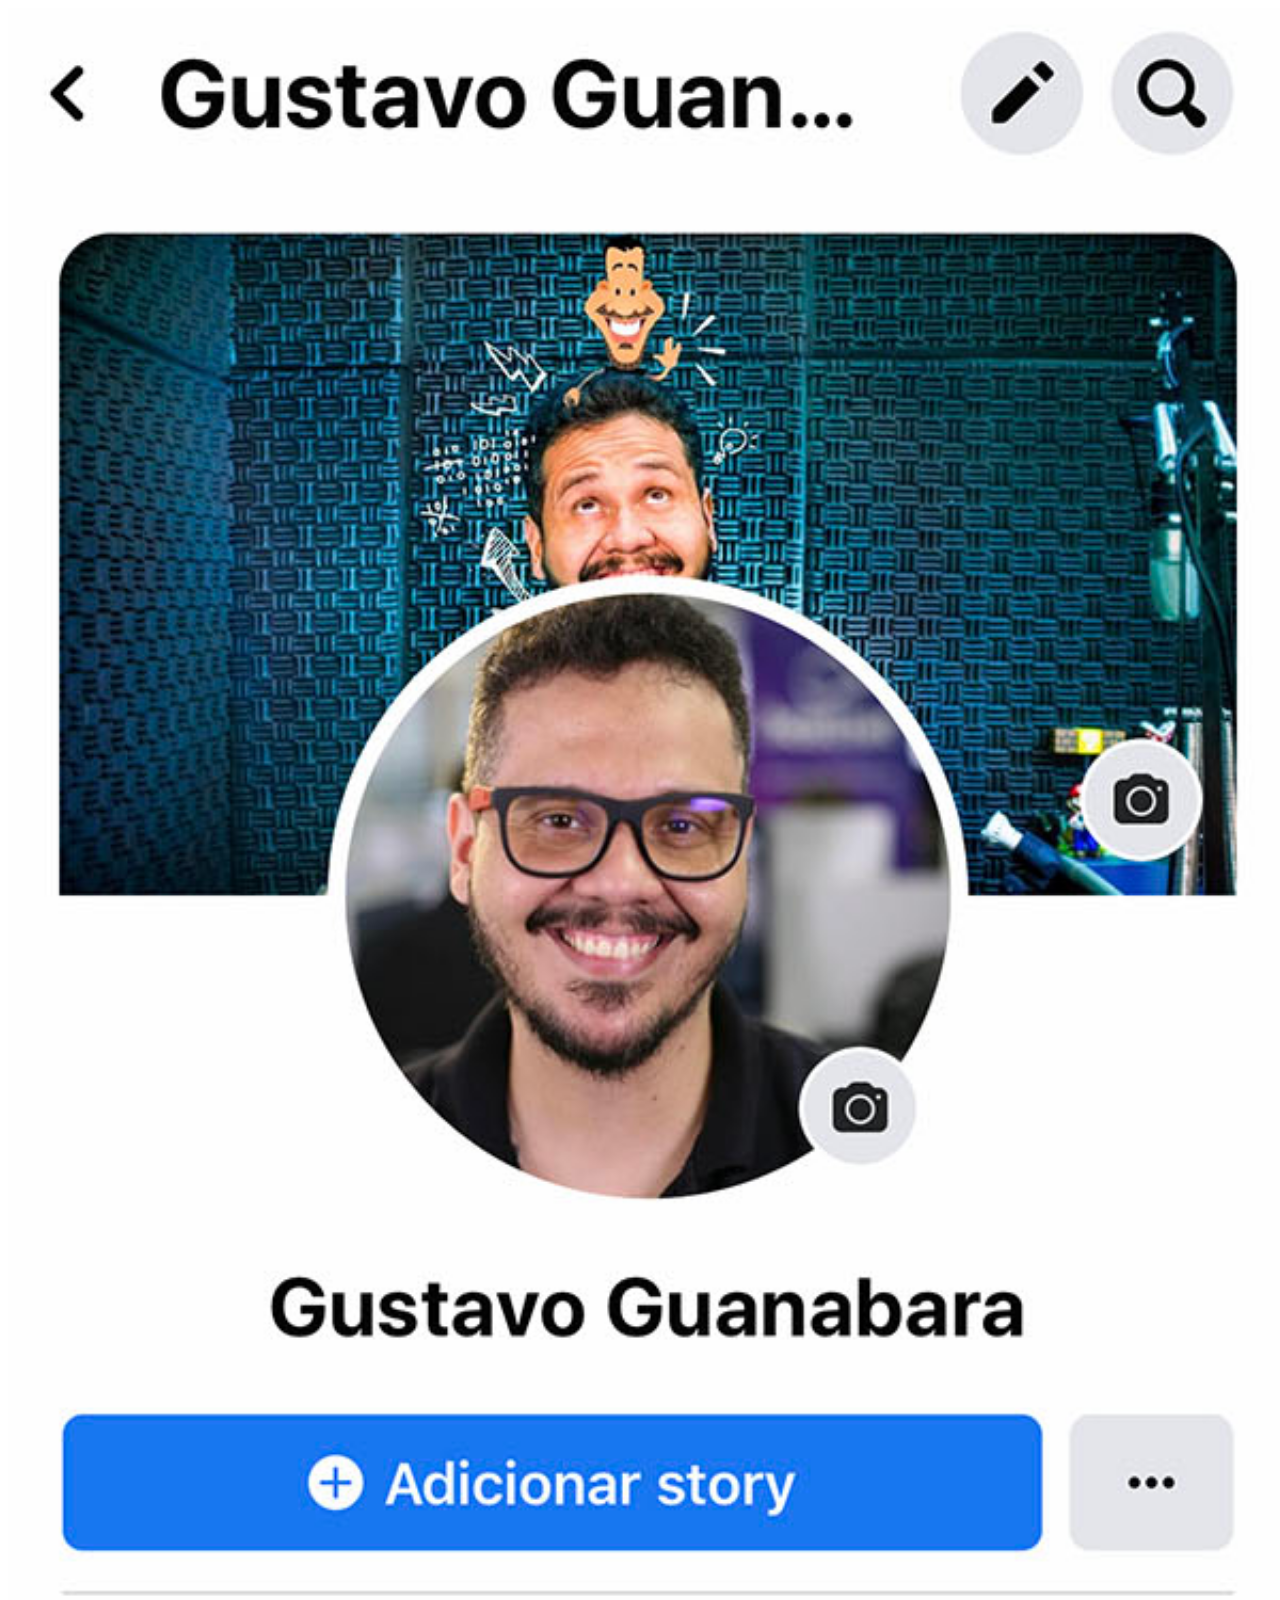
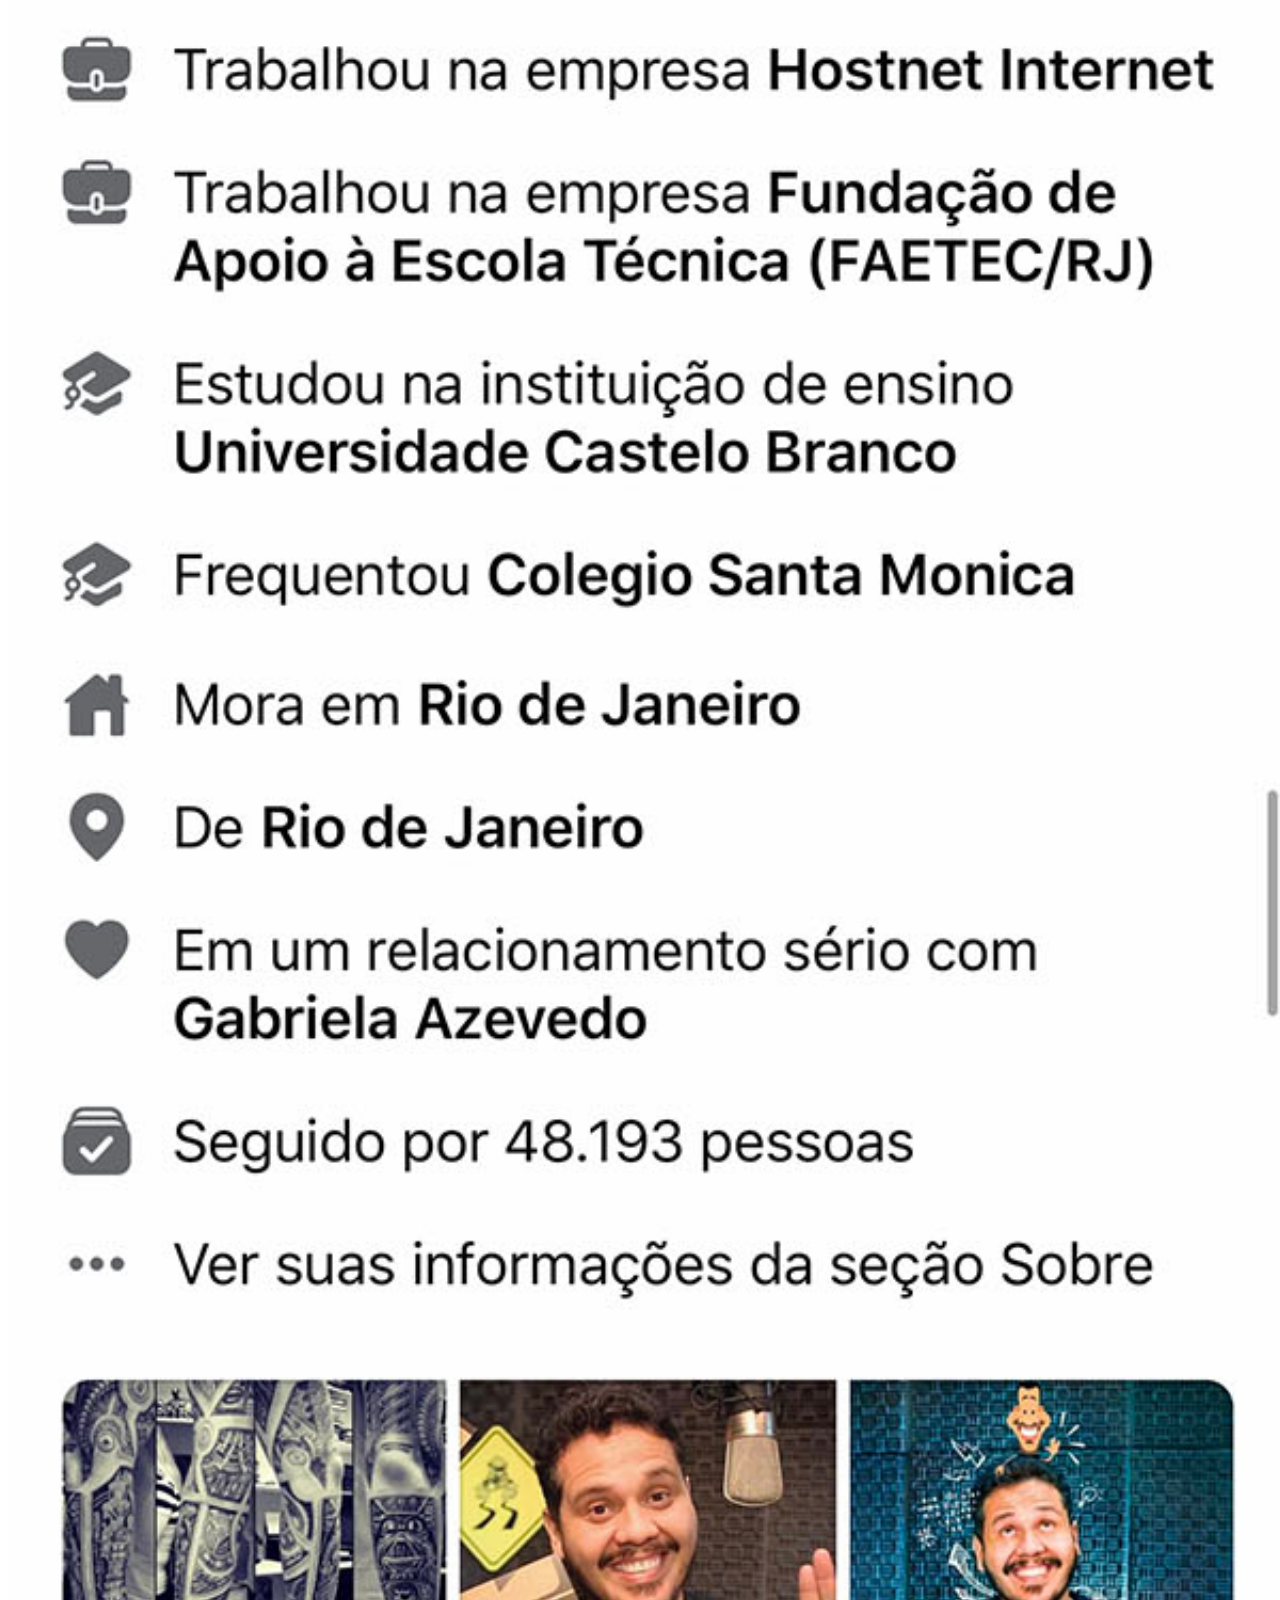
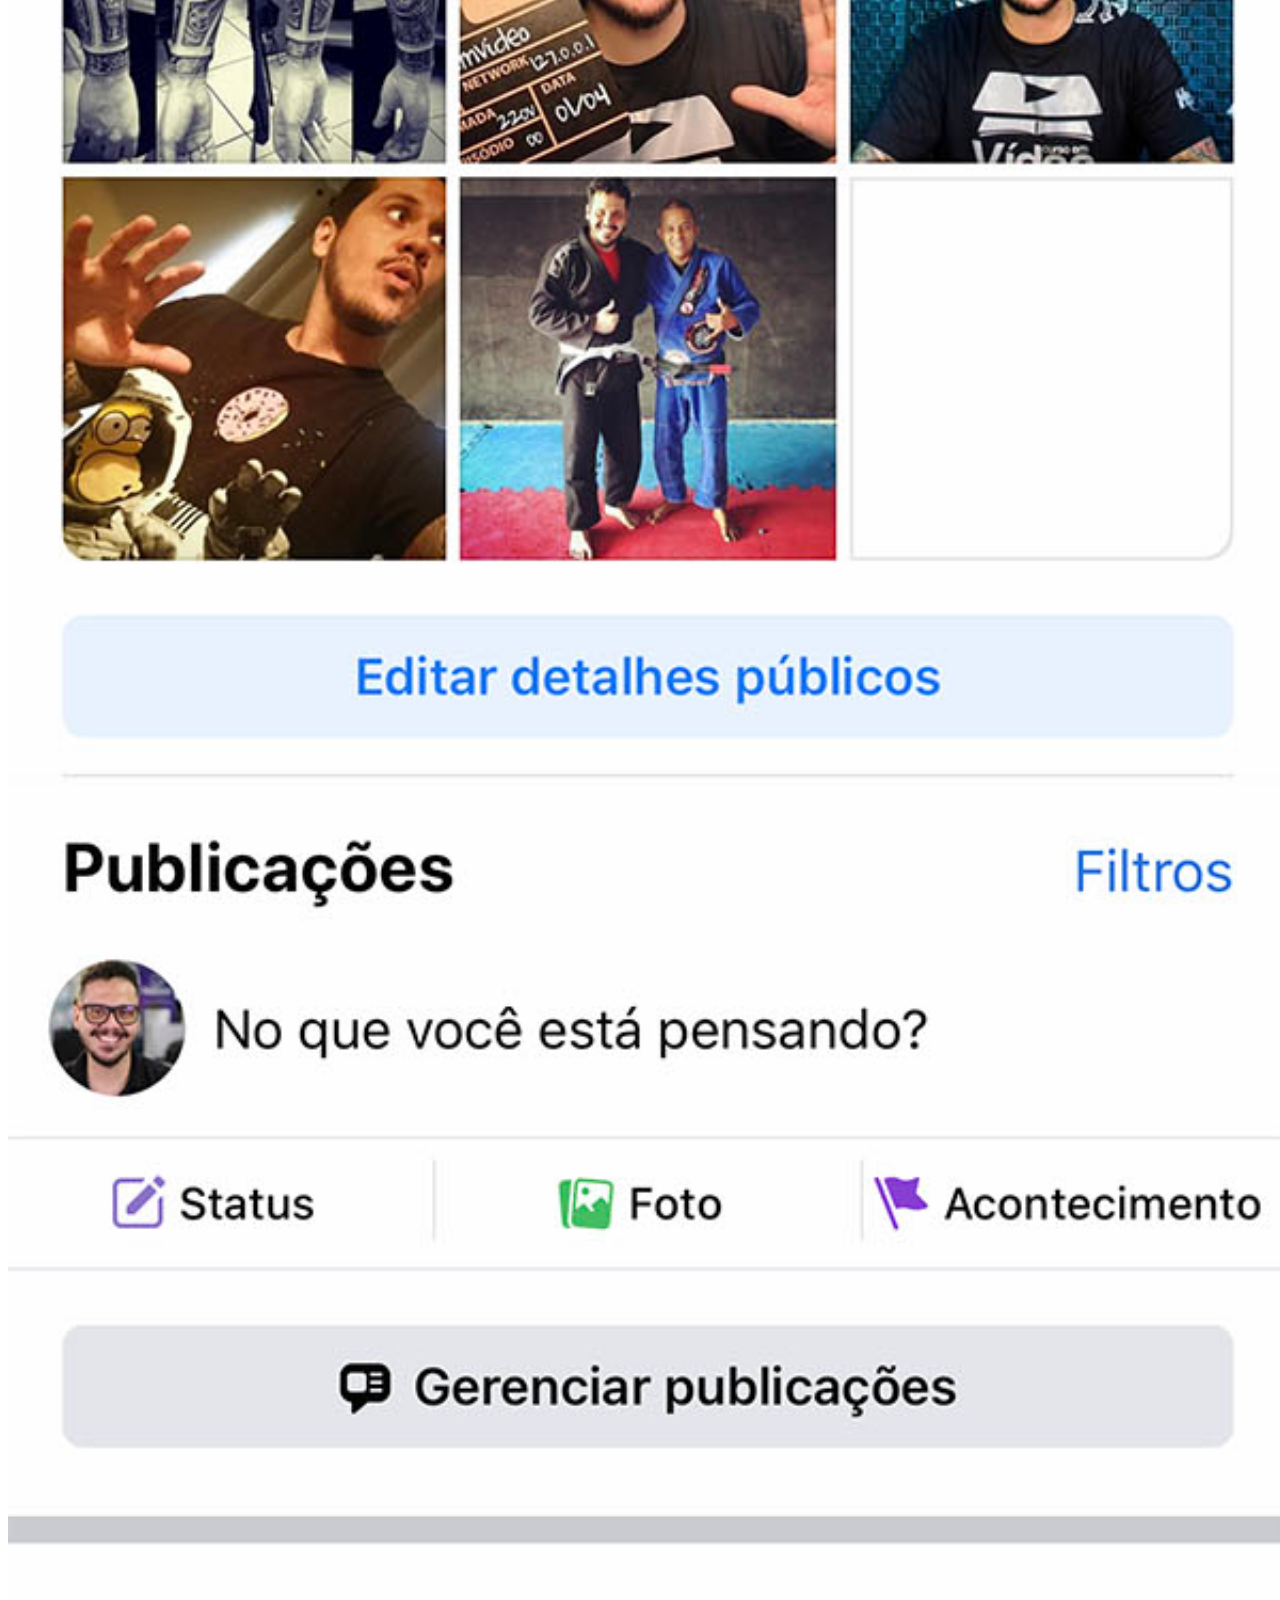
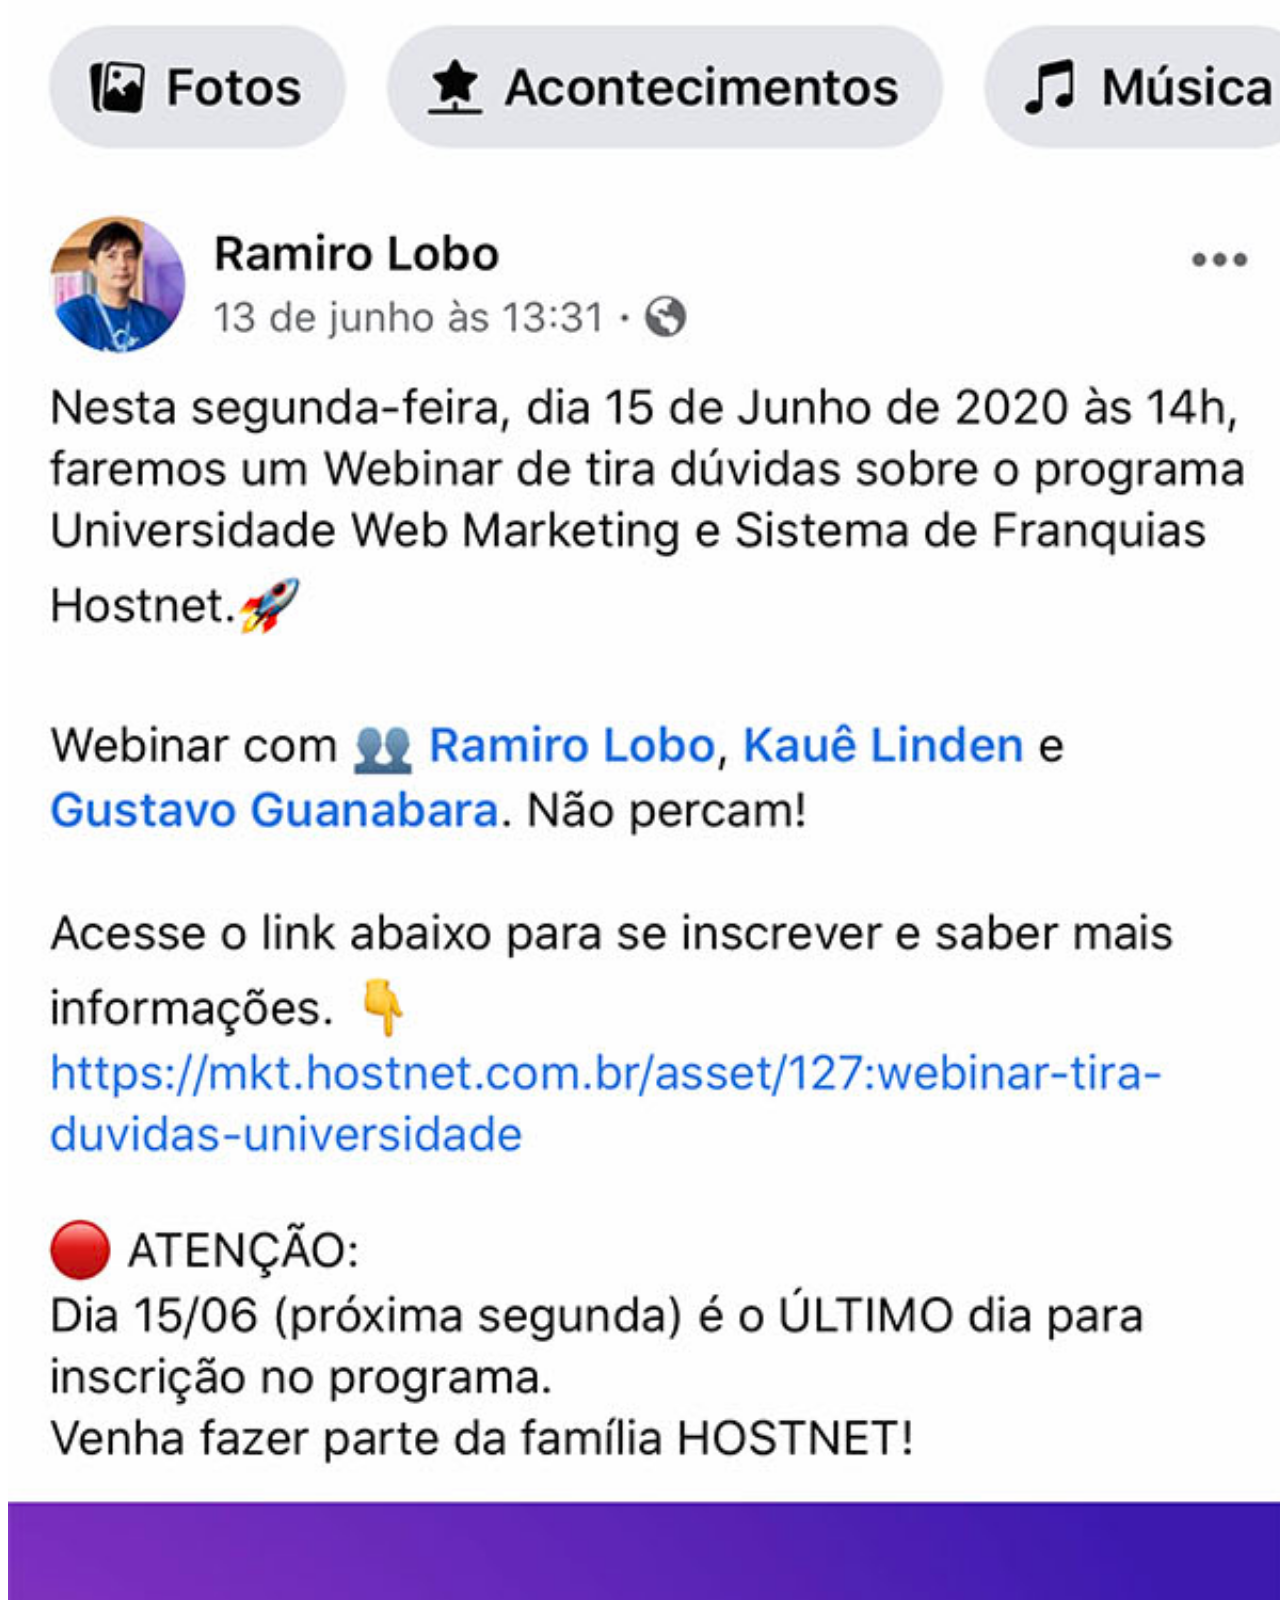
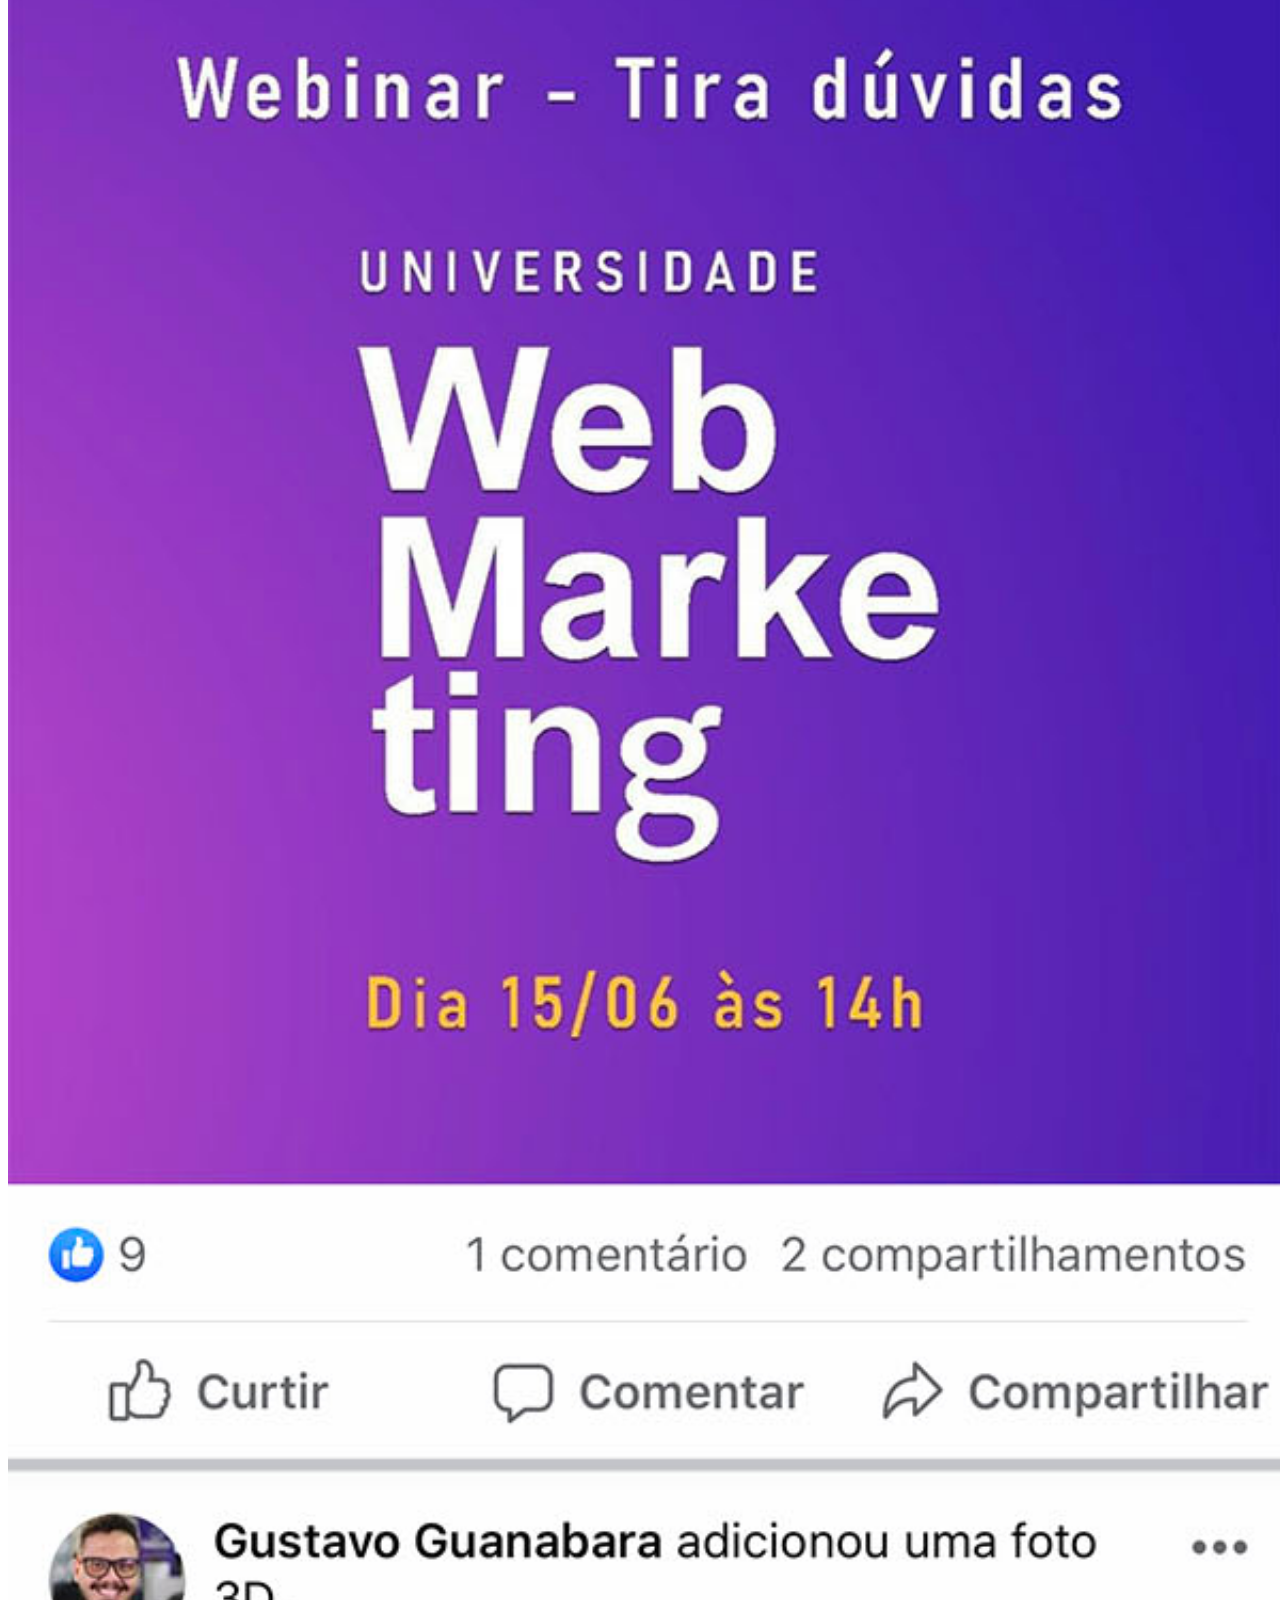
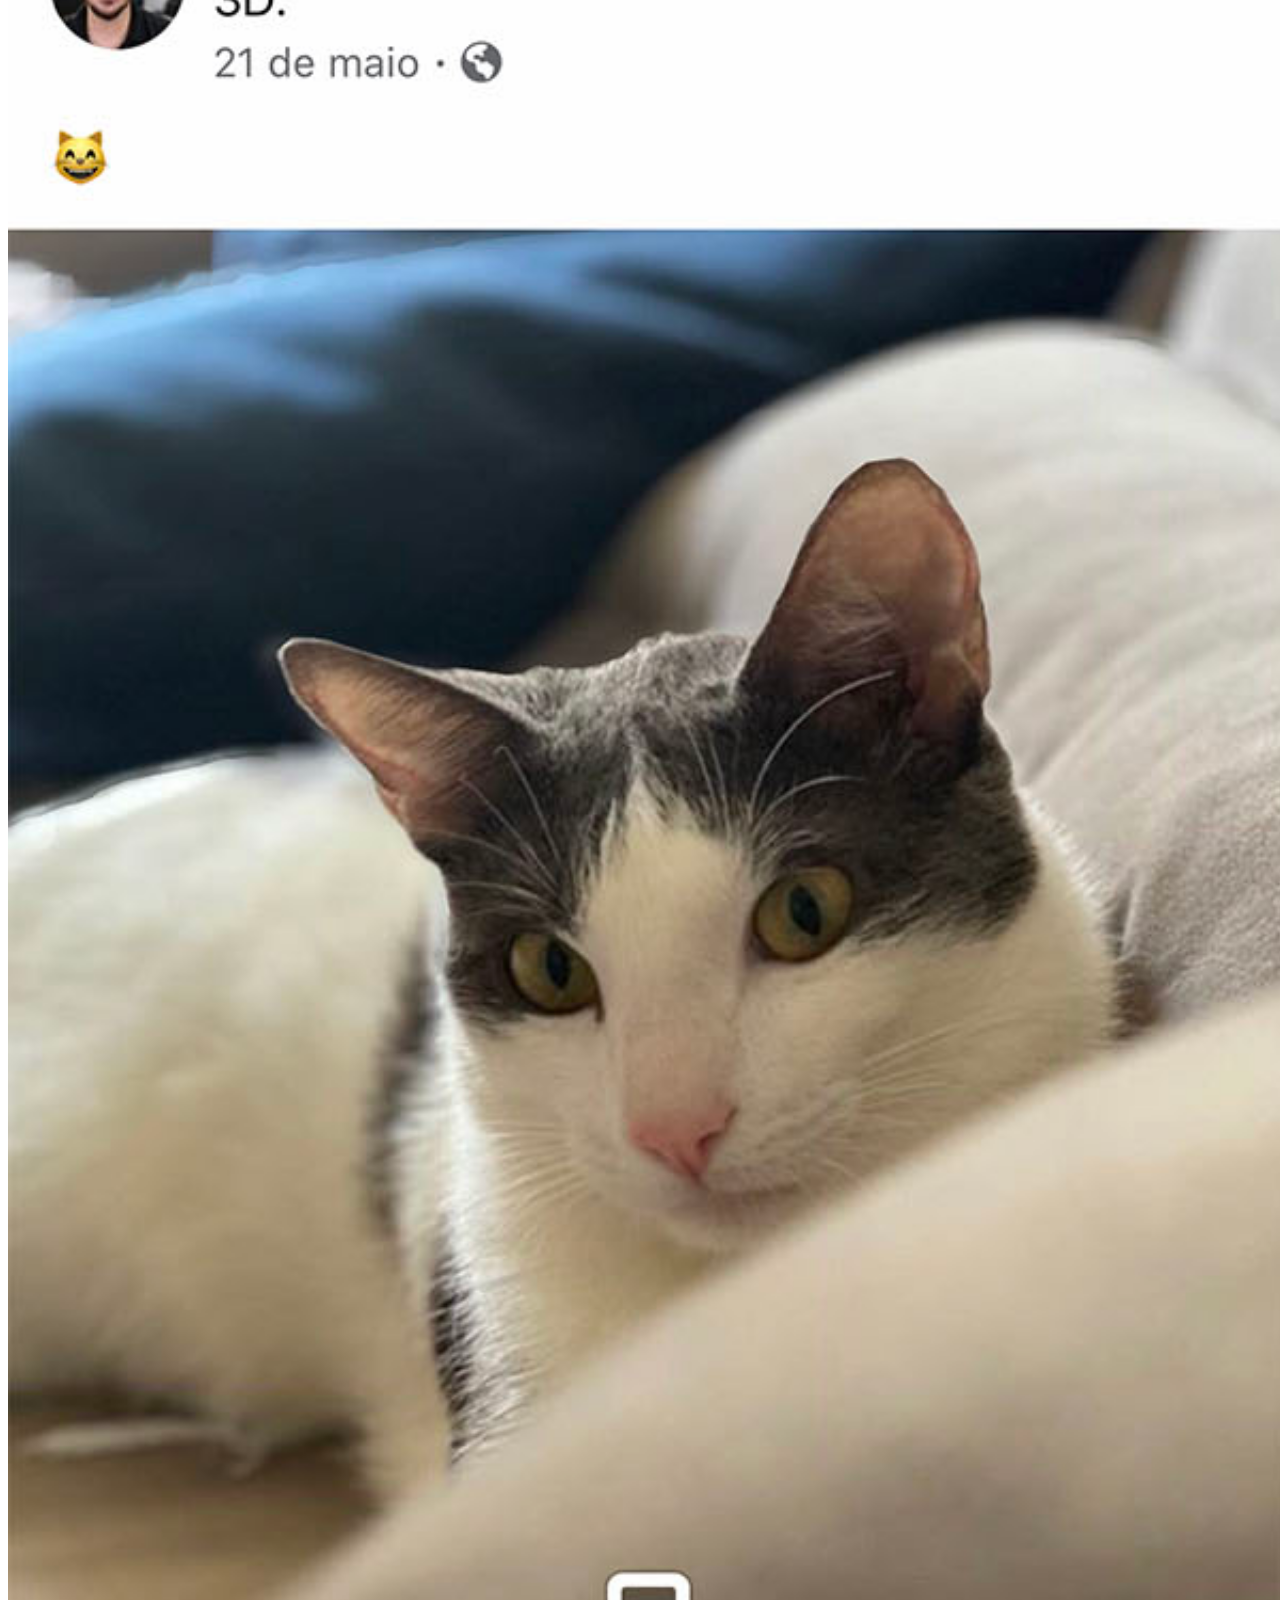
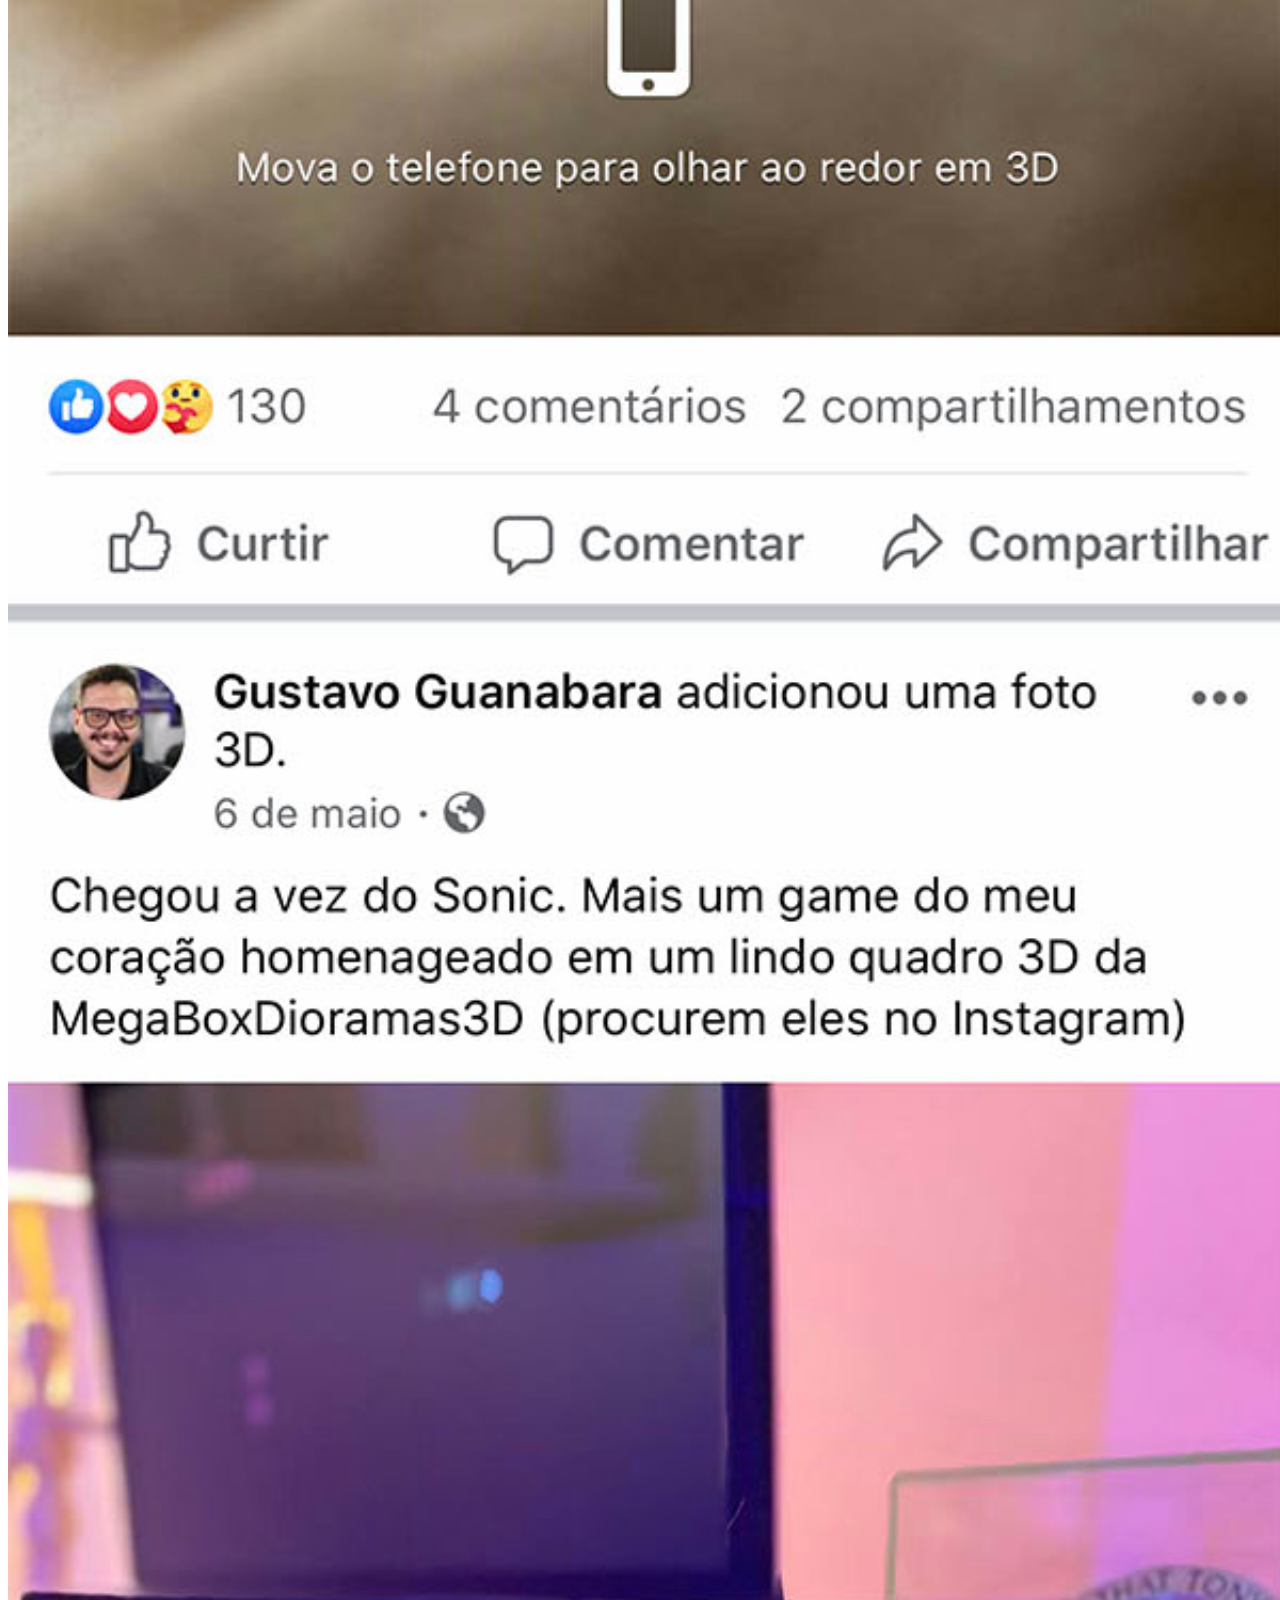
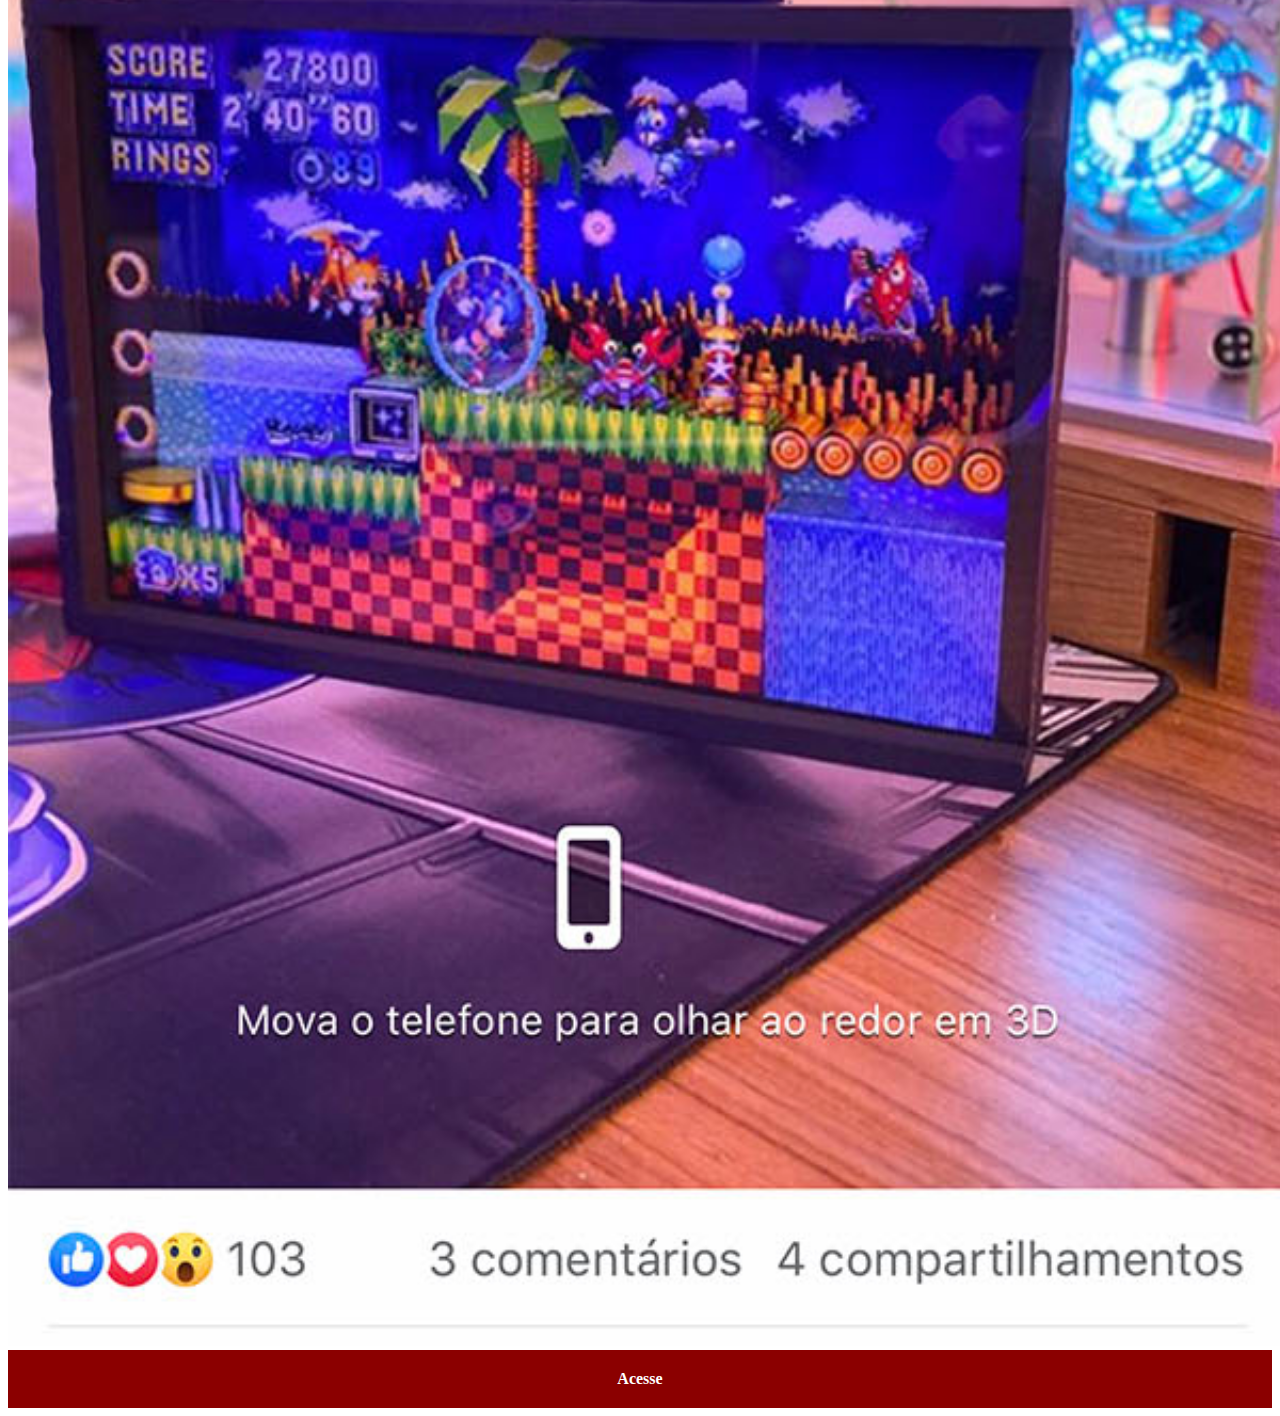
<file: facebook.html>
<!DOCTYPE html>
<html lang="pt-br">
<head>
    <meta charset="UTF-8">
    <meta name="viewport" content="width=device-width, initial-scale=1.0">
    <title>Facebook</title>
    <link rel="stylesheet" href="estilos/social.css">
</head>
<body>
    <img src="imagens/tela-facebook.jpg" alt="Facebook">
    <a href="https://www.facebook.com/?locale=pt_BR" target="_blank">Acesse</a>
    
</body>
</html>
</file>
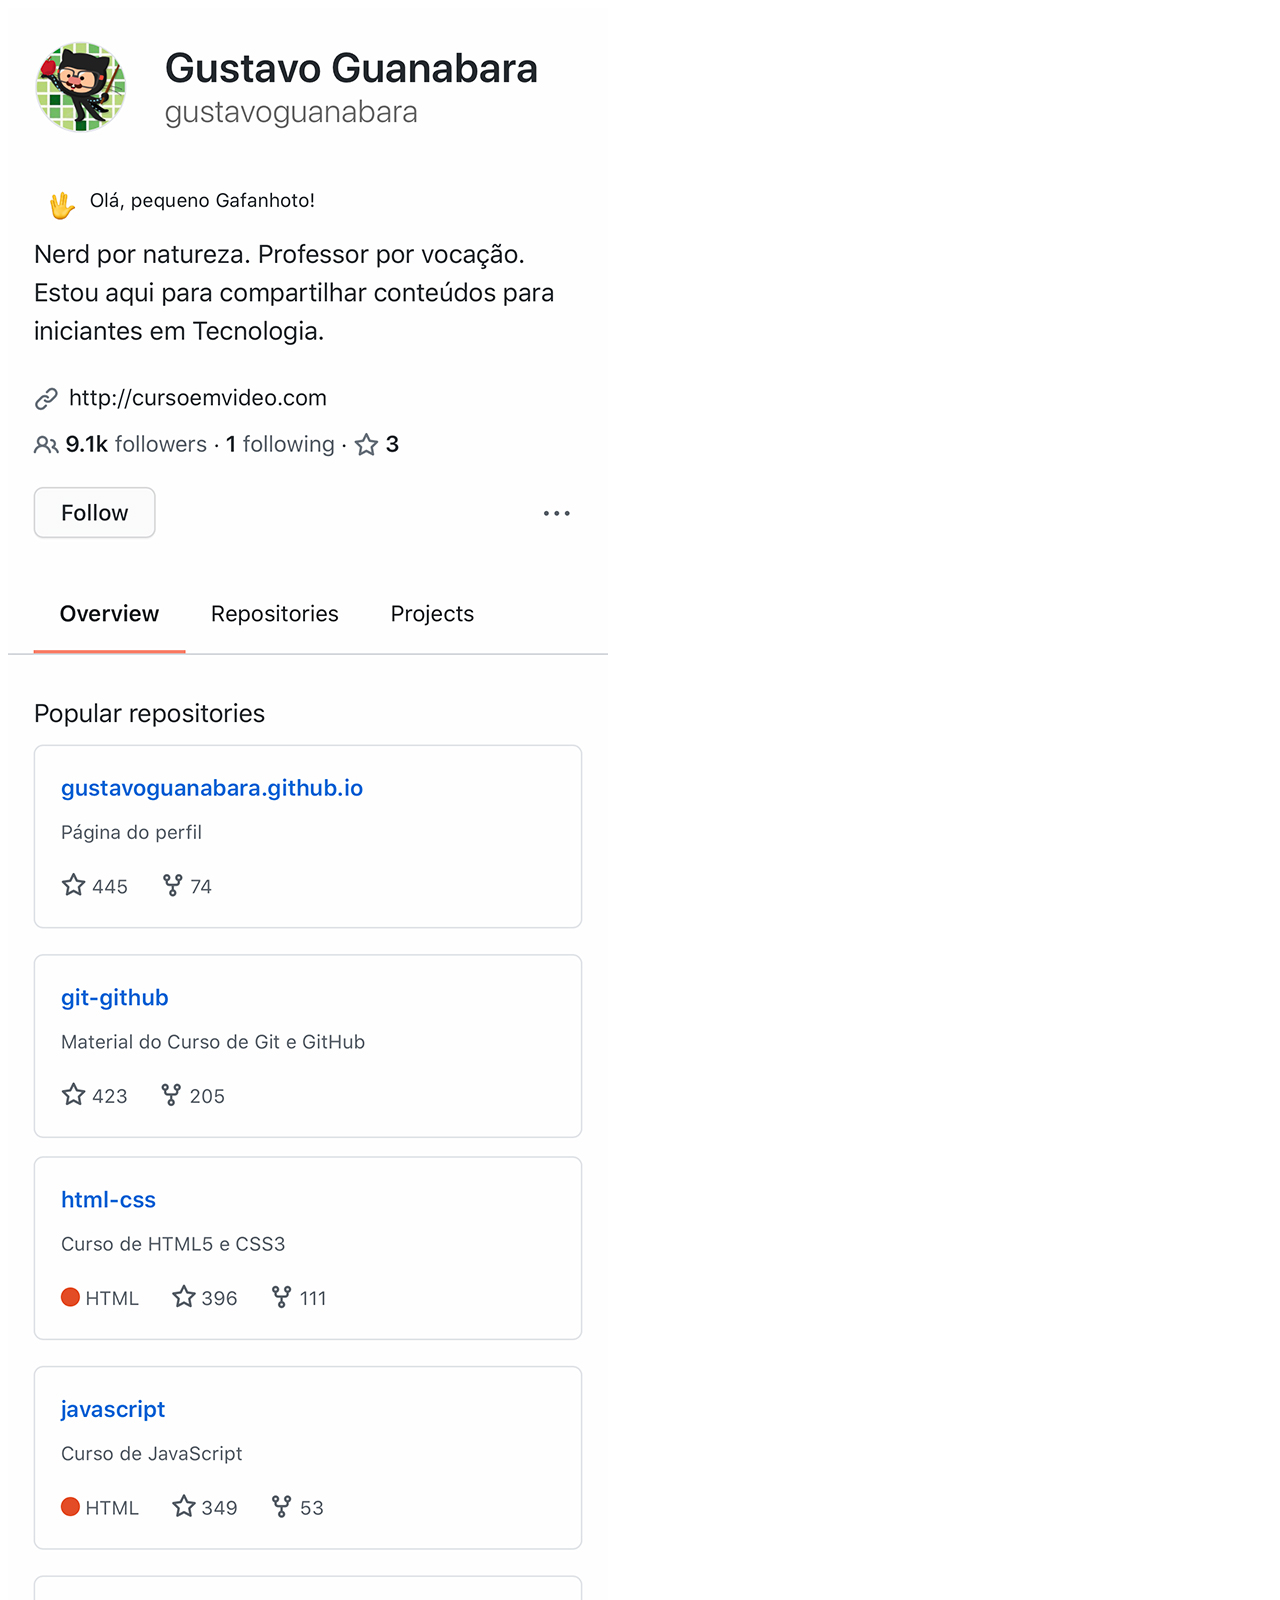
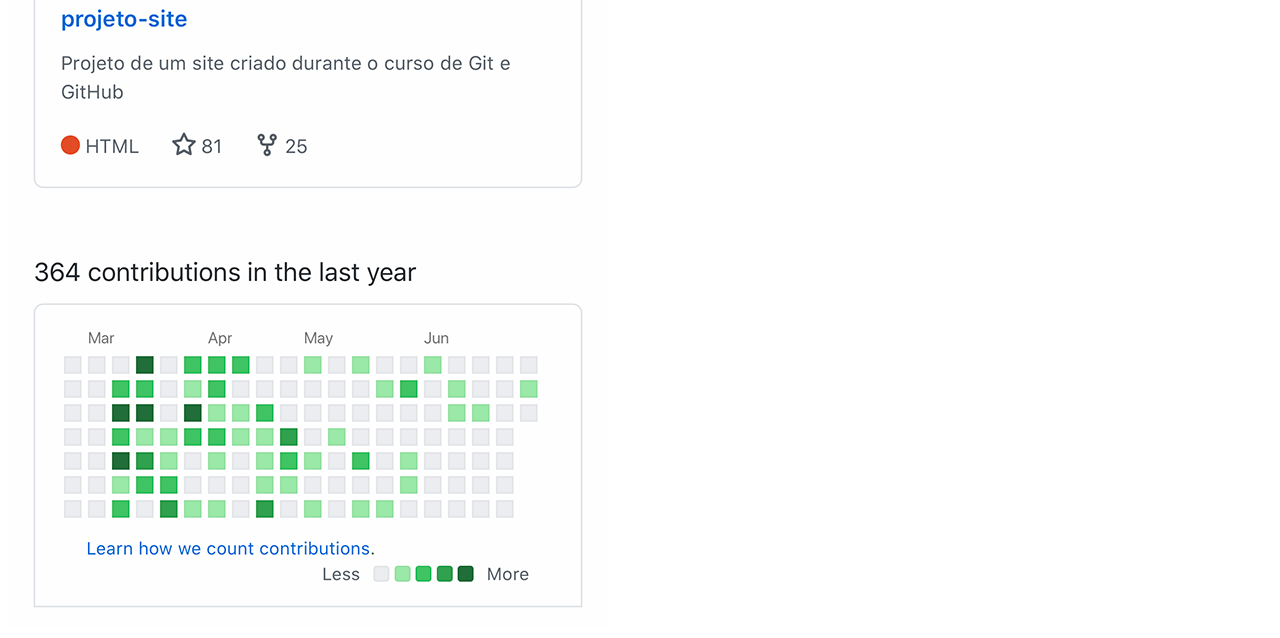
<file: github.html>
<!DOCTYPE html>
<html lang="pt-br">
<head>
    <meta charset="UTF-8">
    <meta name="viewport" content="width=device-width, initial-scale=1.0">
    <title>Github</title>
</head>
<body>
    <img src="imagens/tela-github.jpg" alt="Github">
    <a href="https://github.com/osmarfrancojr" target="_blank"></a>
    
</body>
</html>
</file>
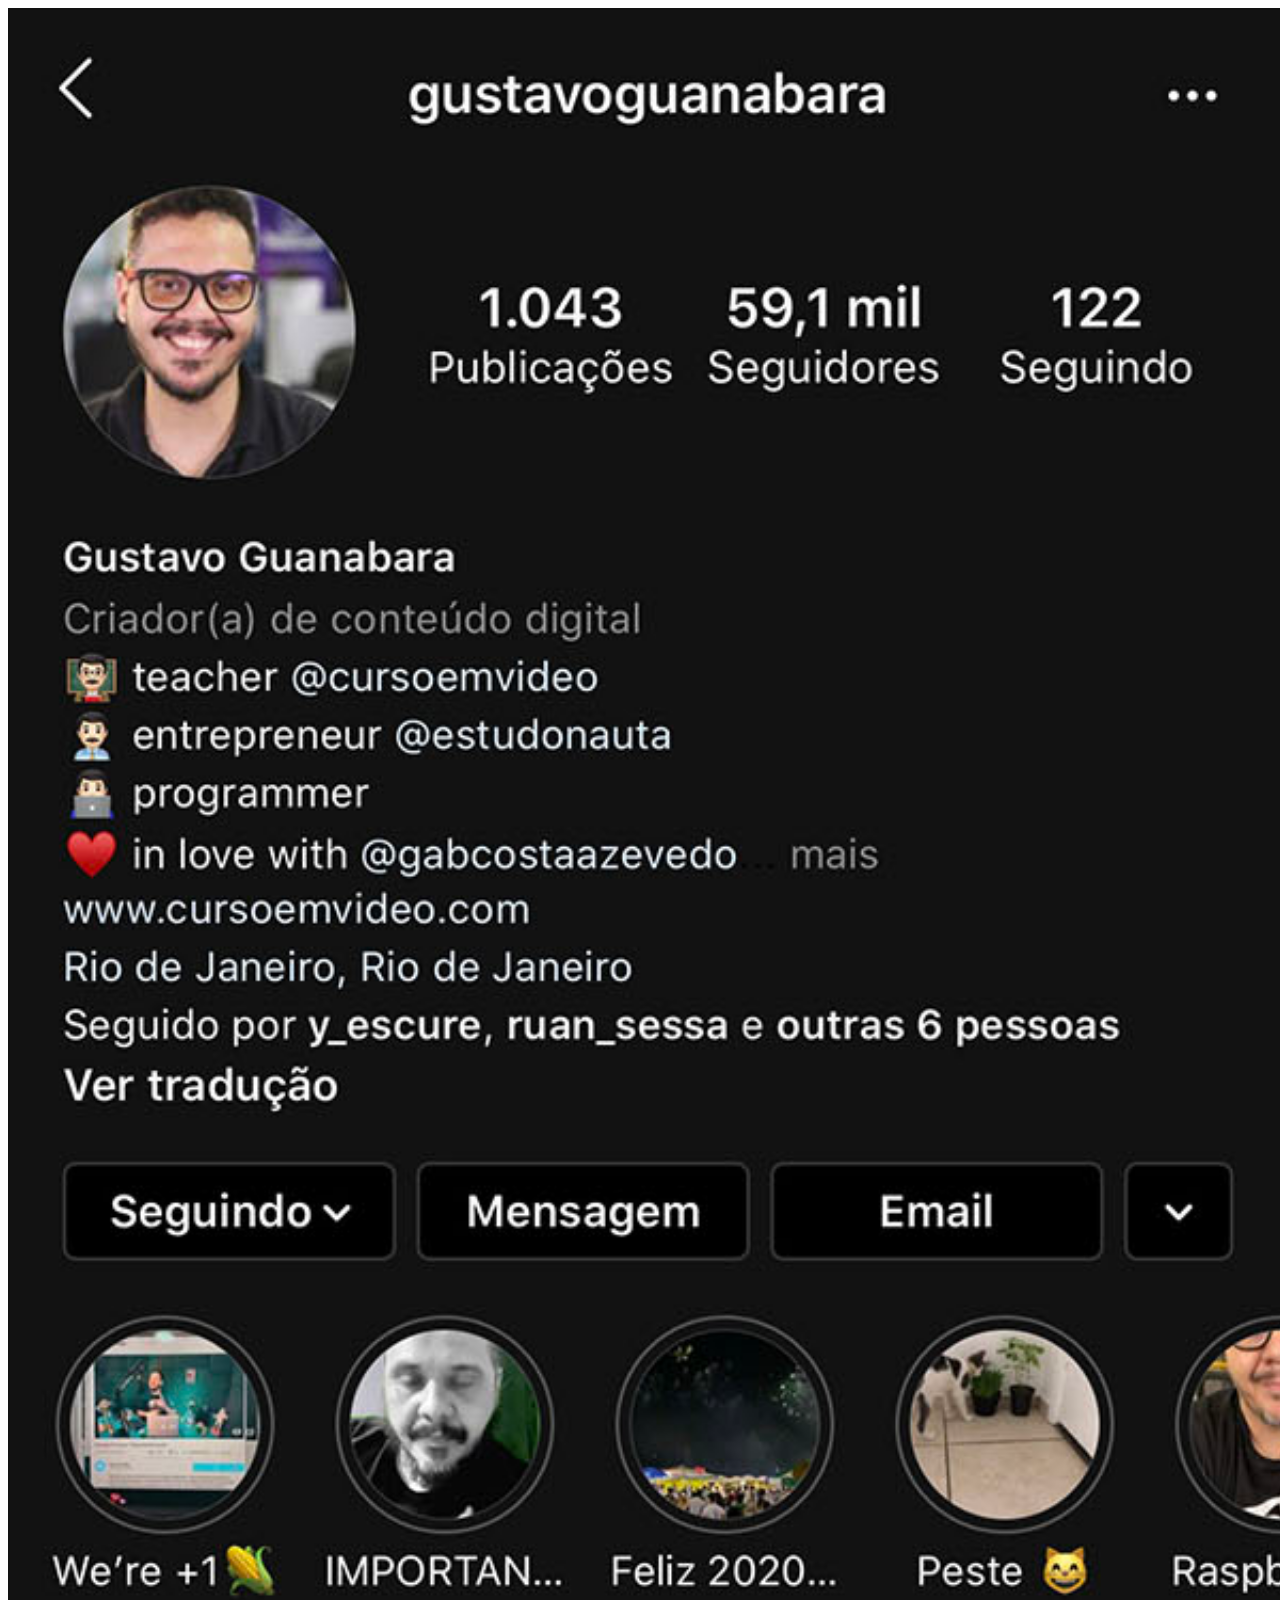
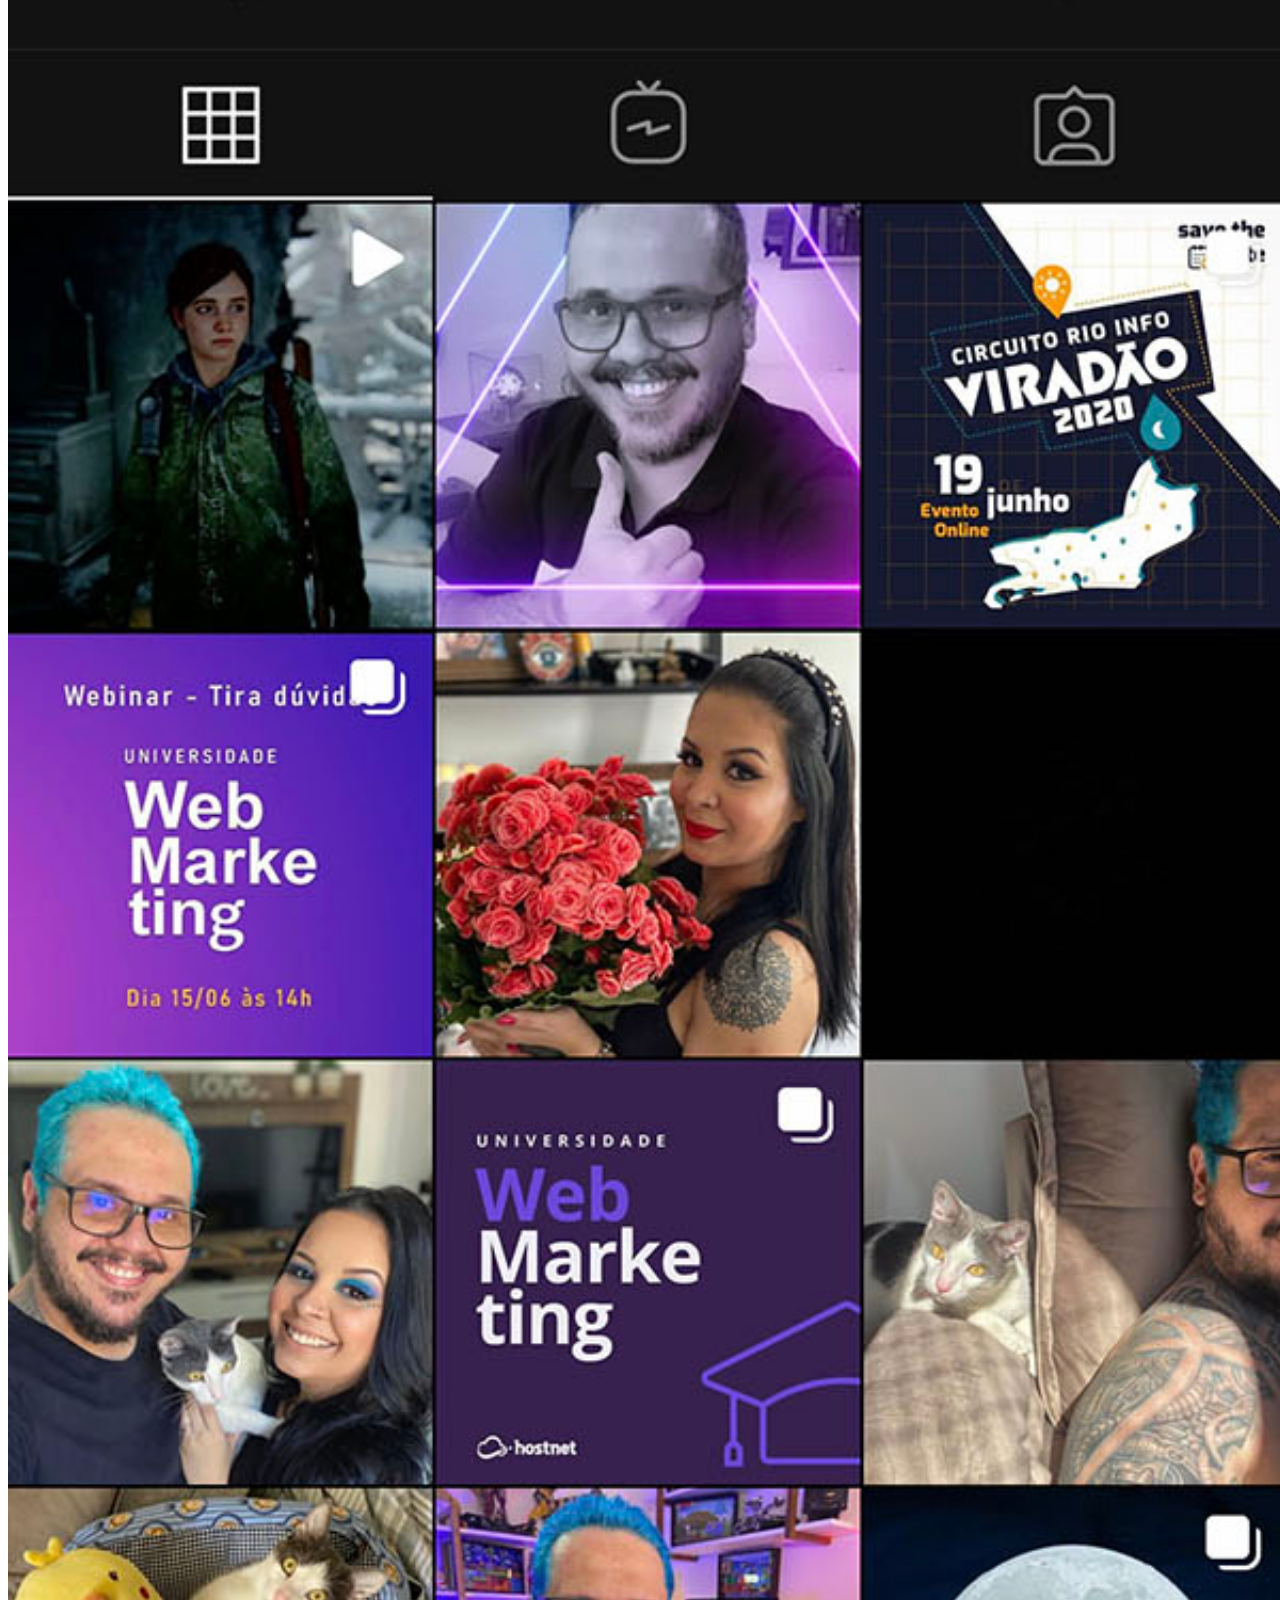
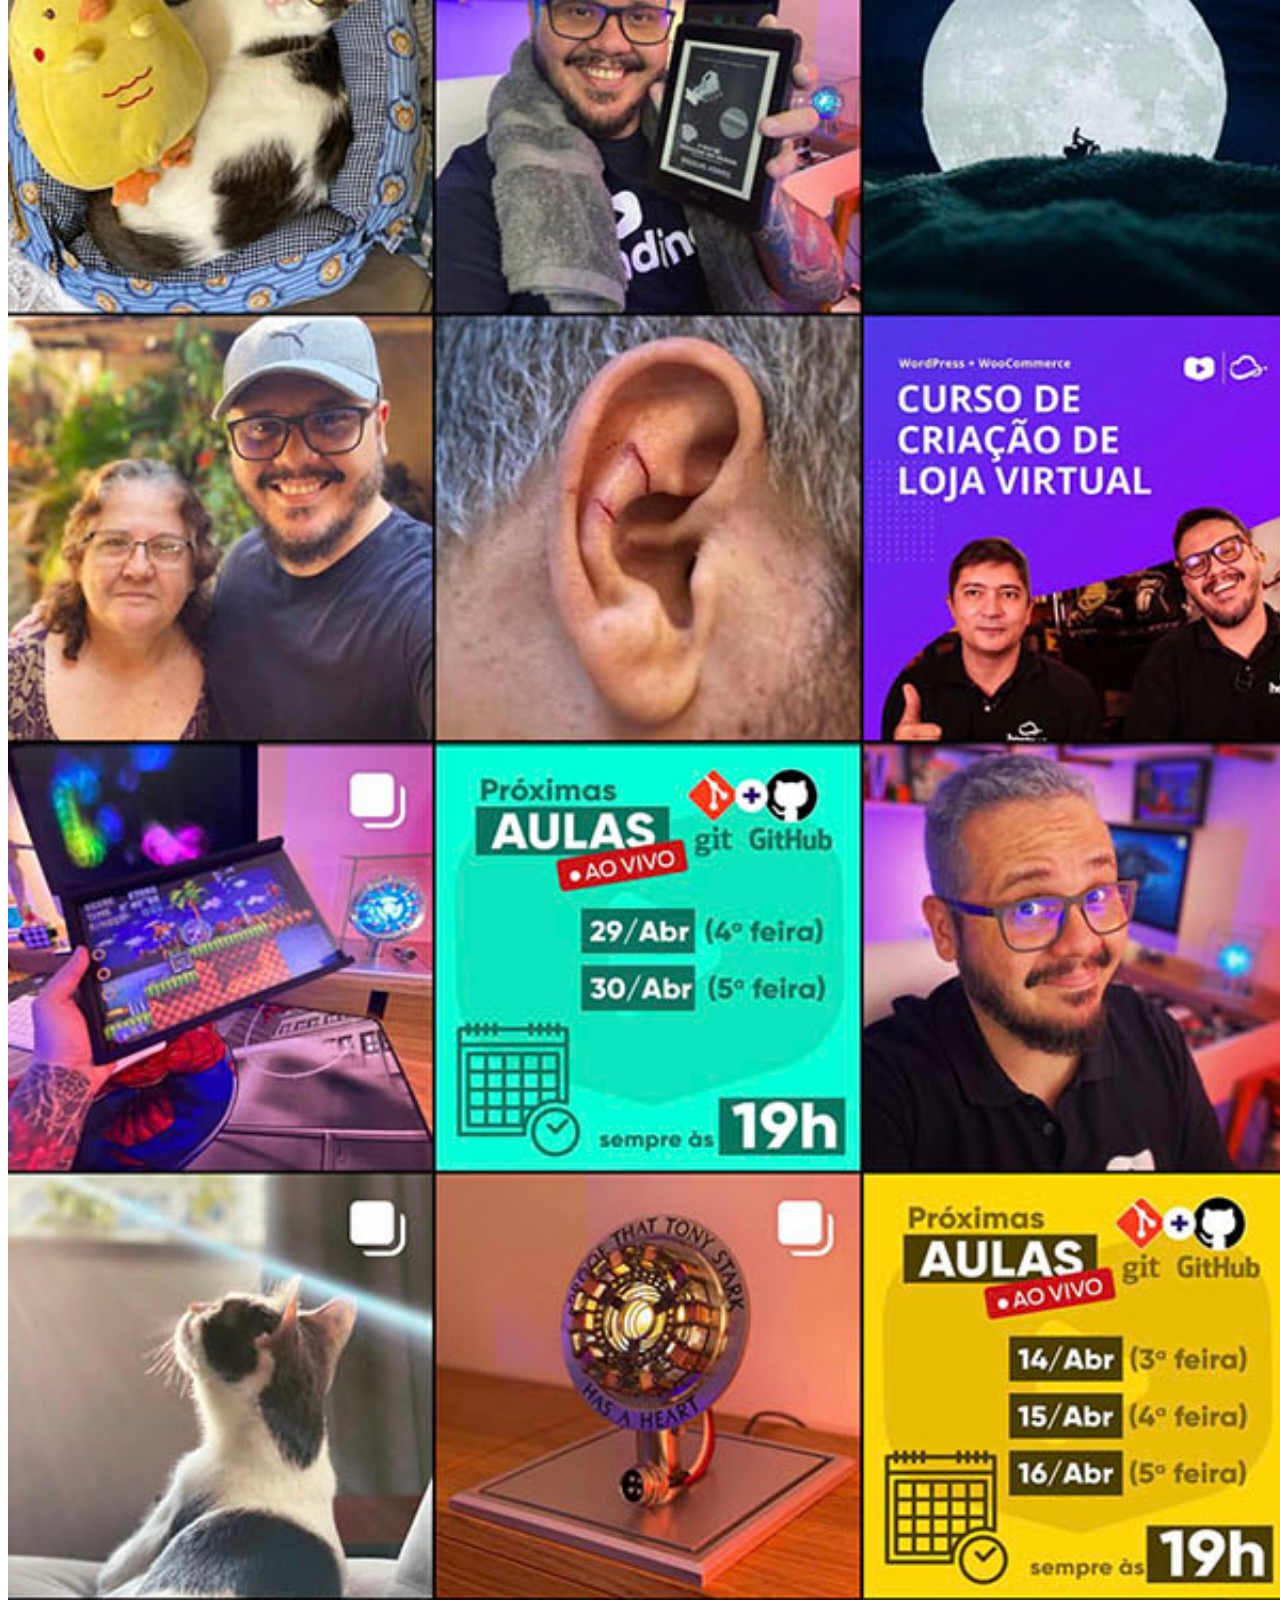
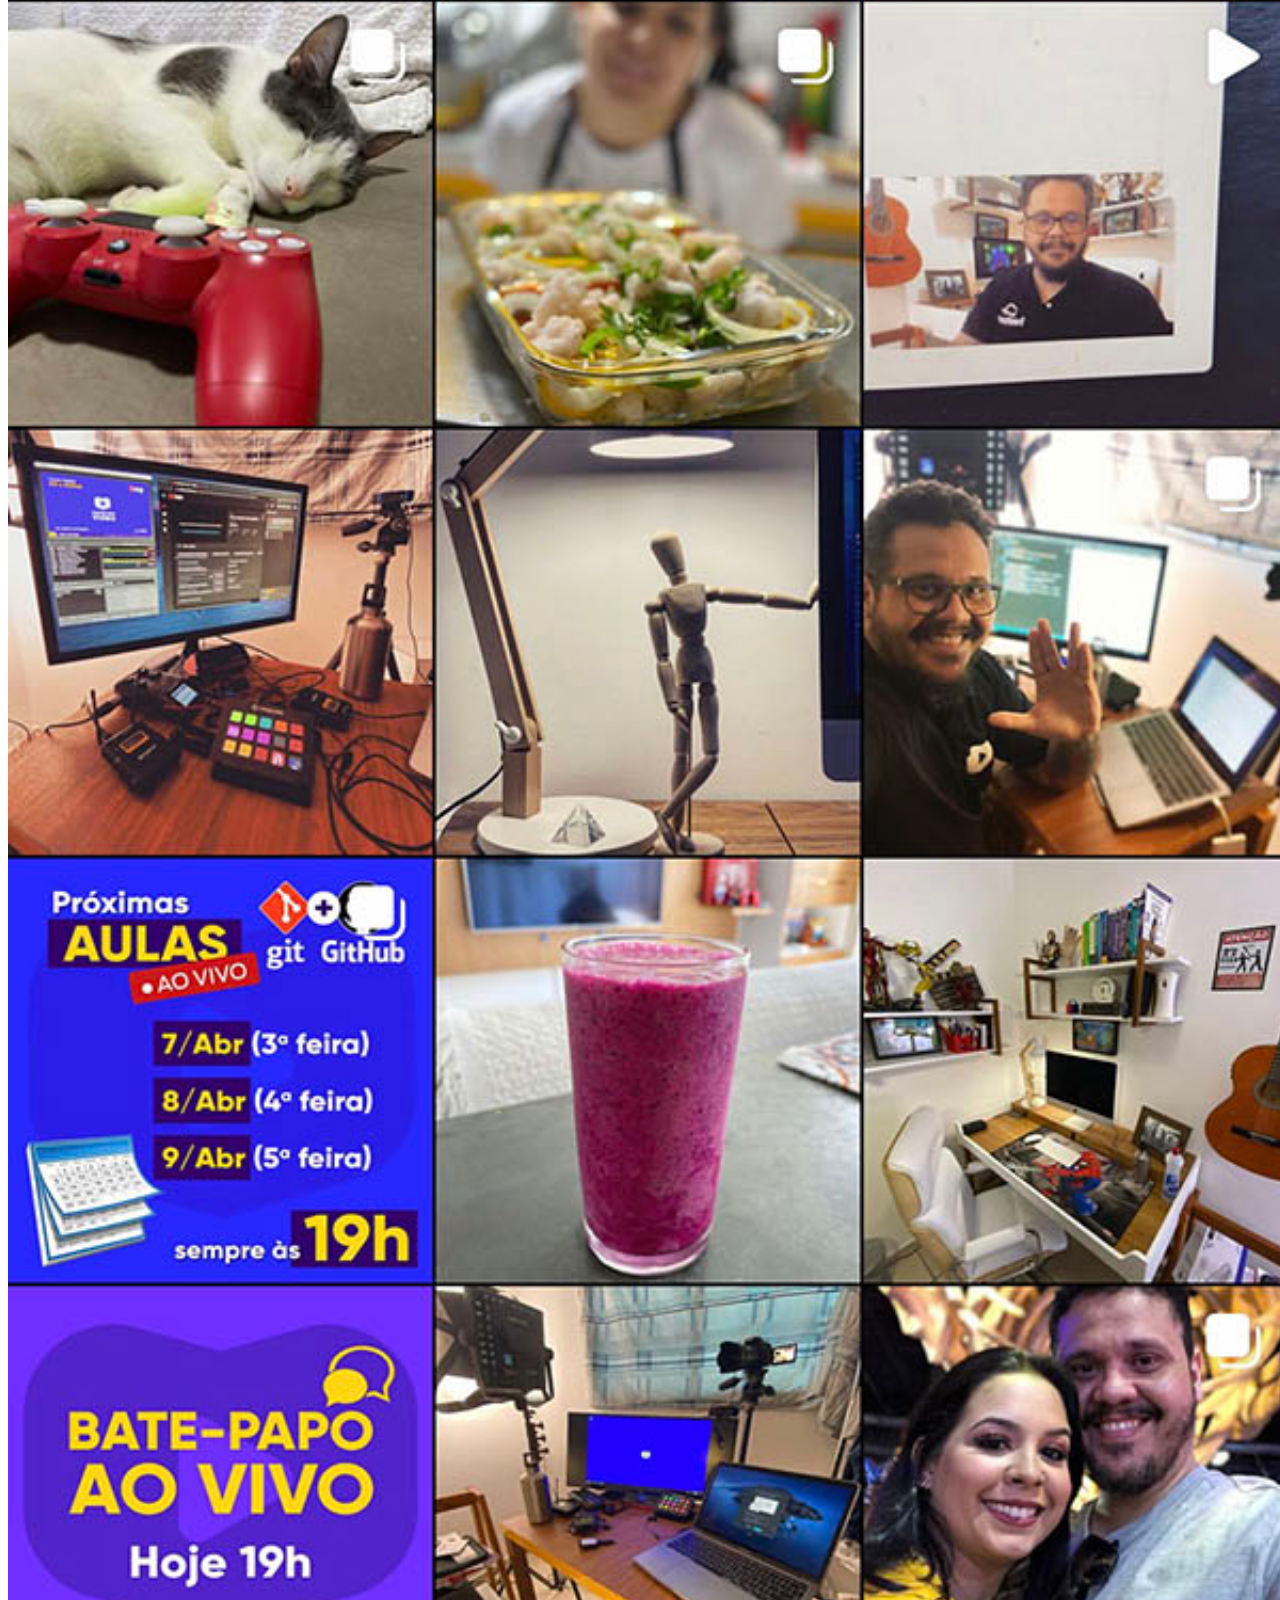
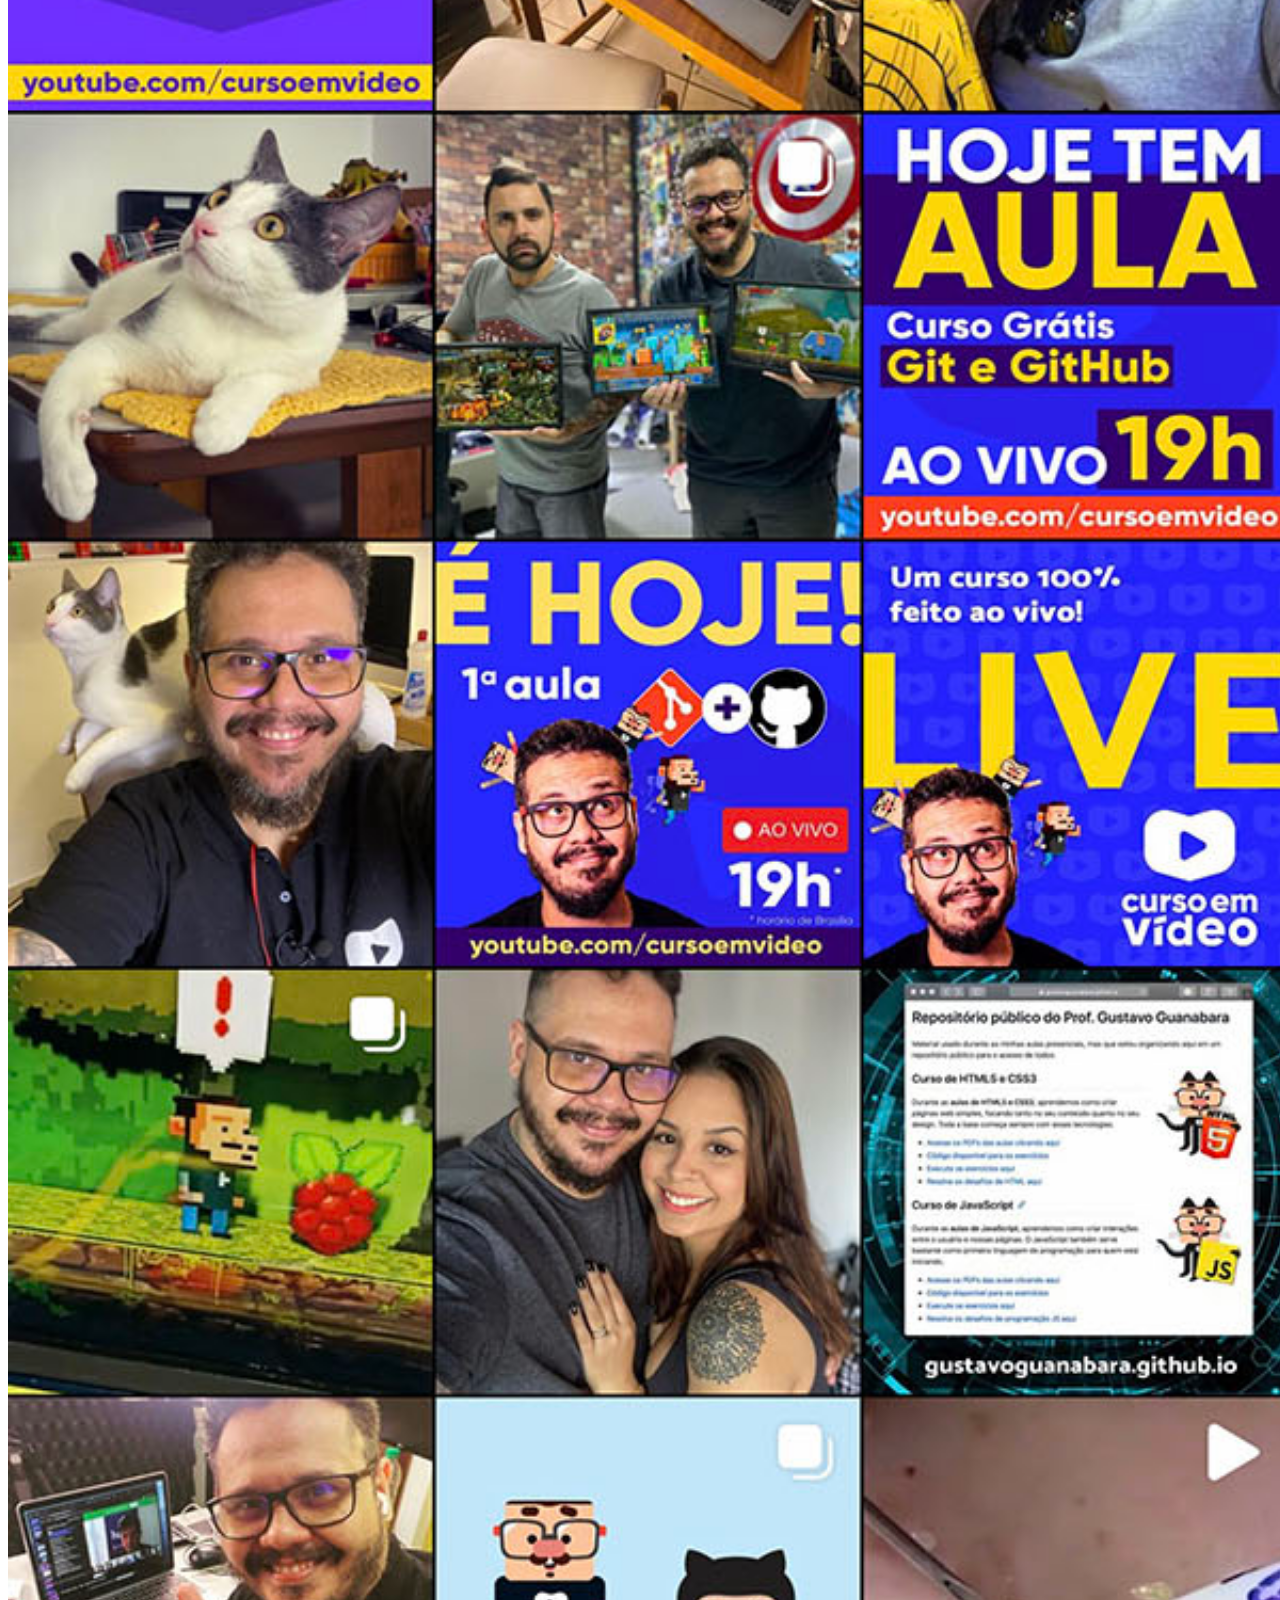
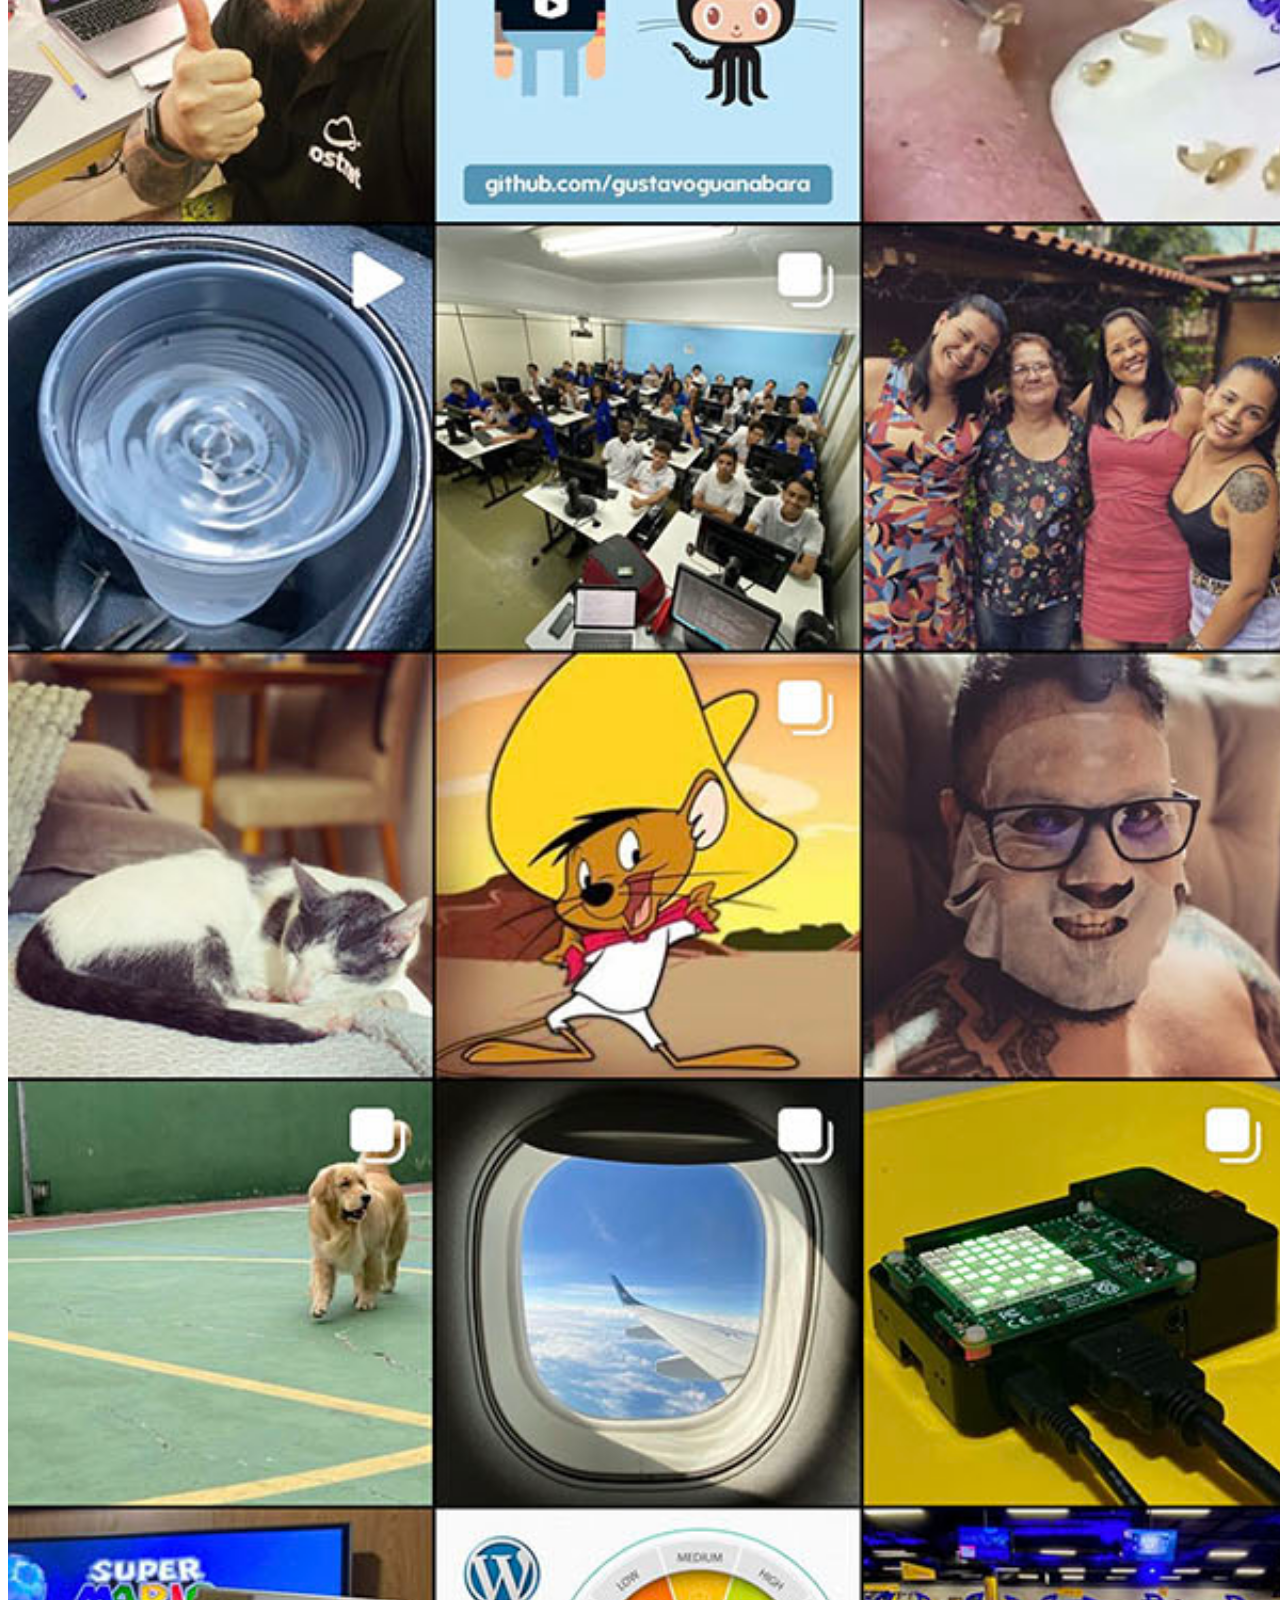
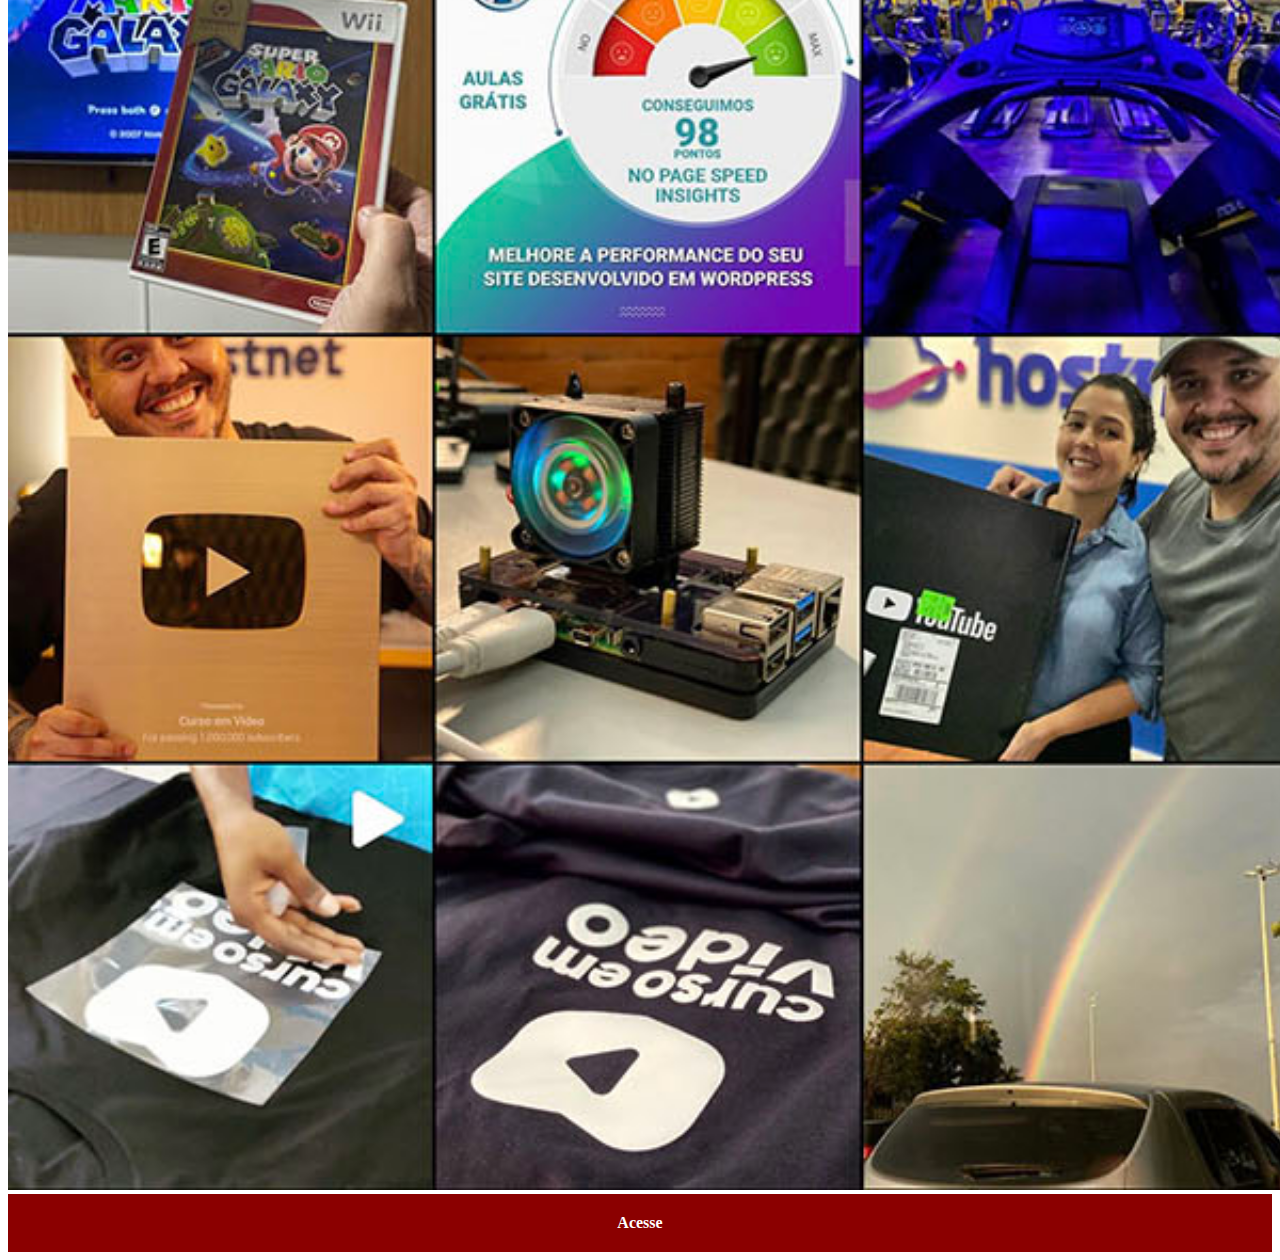
<file: instagram.html>
<!DOCTYPE html>
<html lang="pt-br">
<head>
    <meta charset="UTF-8">
    <meta name="viewport" content="width=device-width, initial-scale=1.0">
    <title>Instagram</title>
    <link rel="stylesheet" href="estilos/social.css">
</head>
<body>
    <img src="imagens/tela-instagram.jpg" alt="Instagram">
    <a href="https://www.instagram.com/" target="_blank">Acesse</a>
    
</body>
</html>
</file>
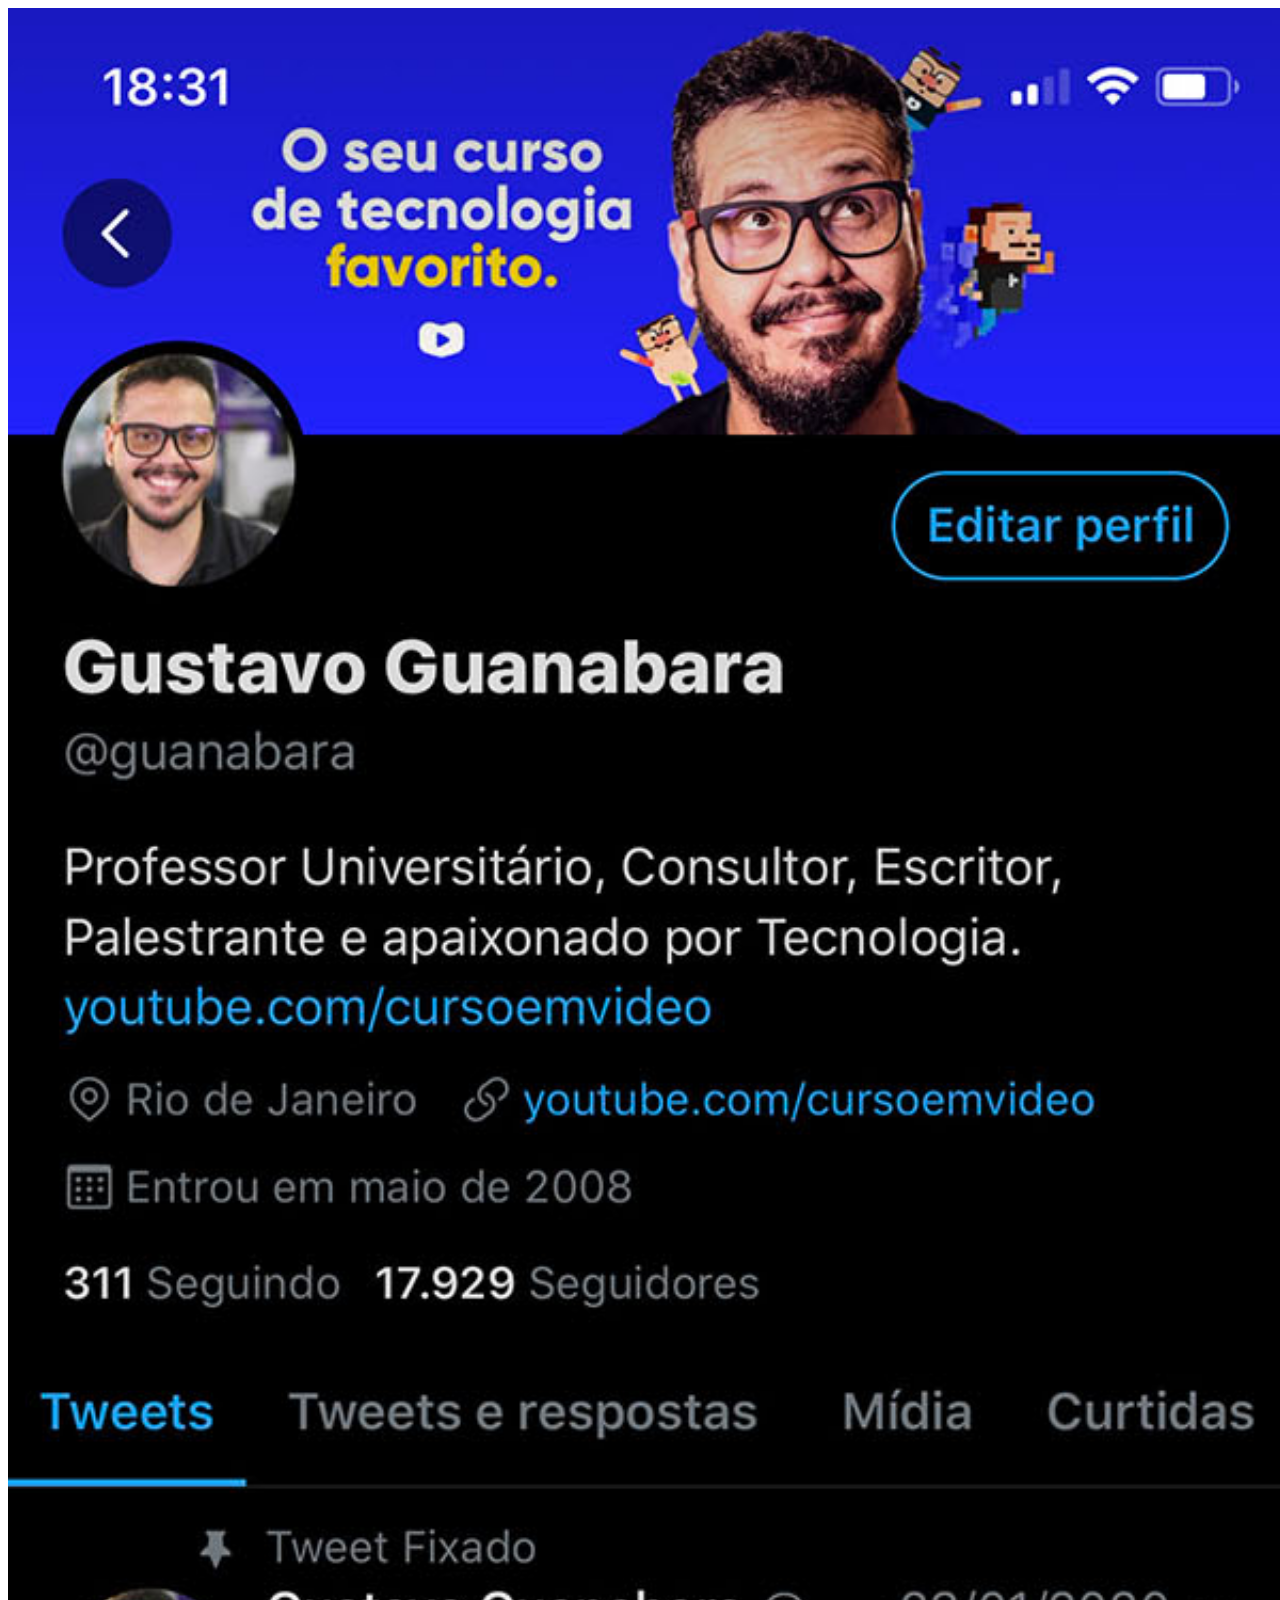
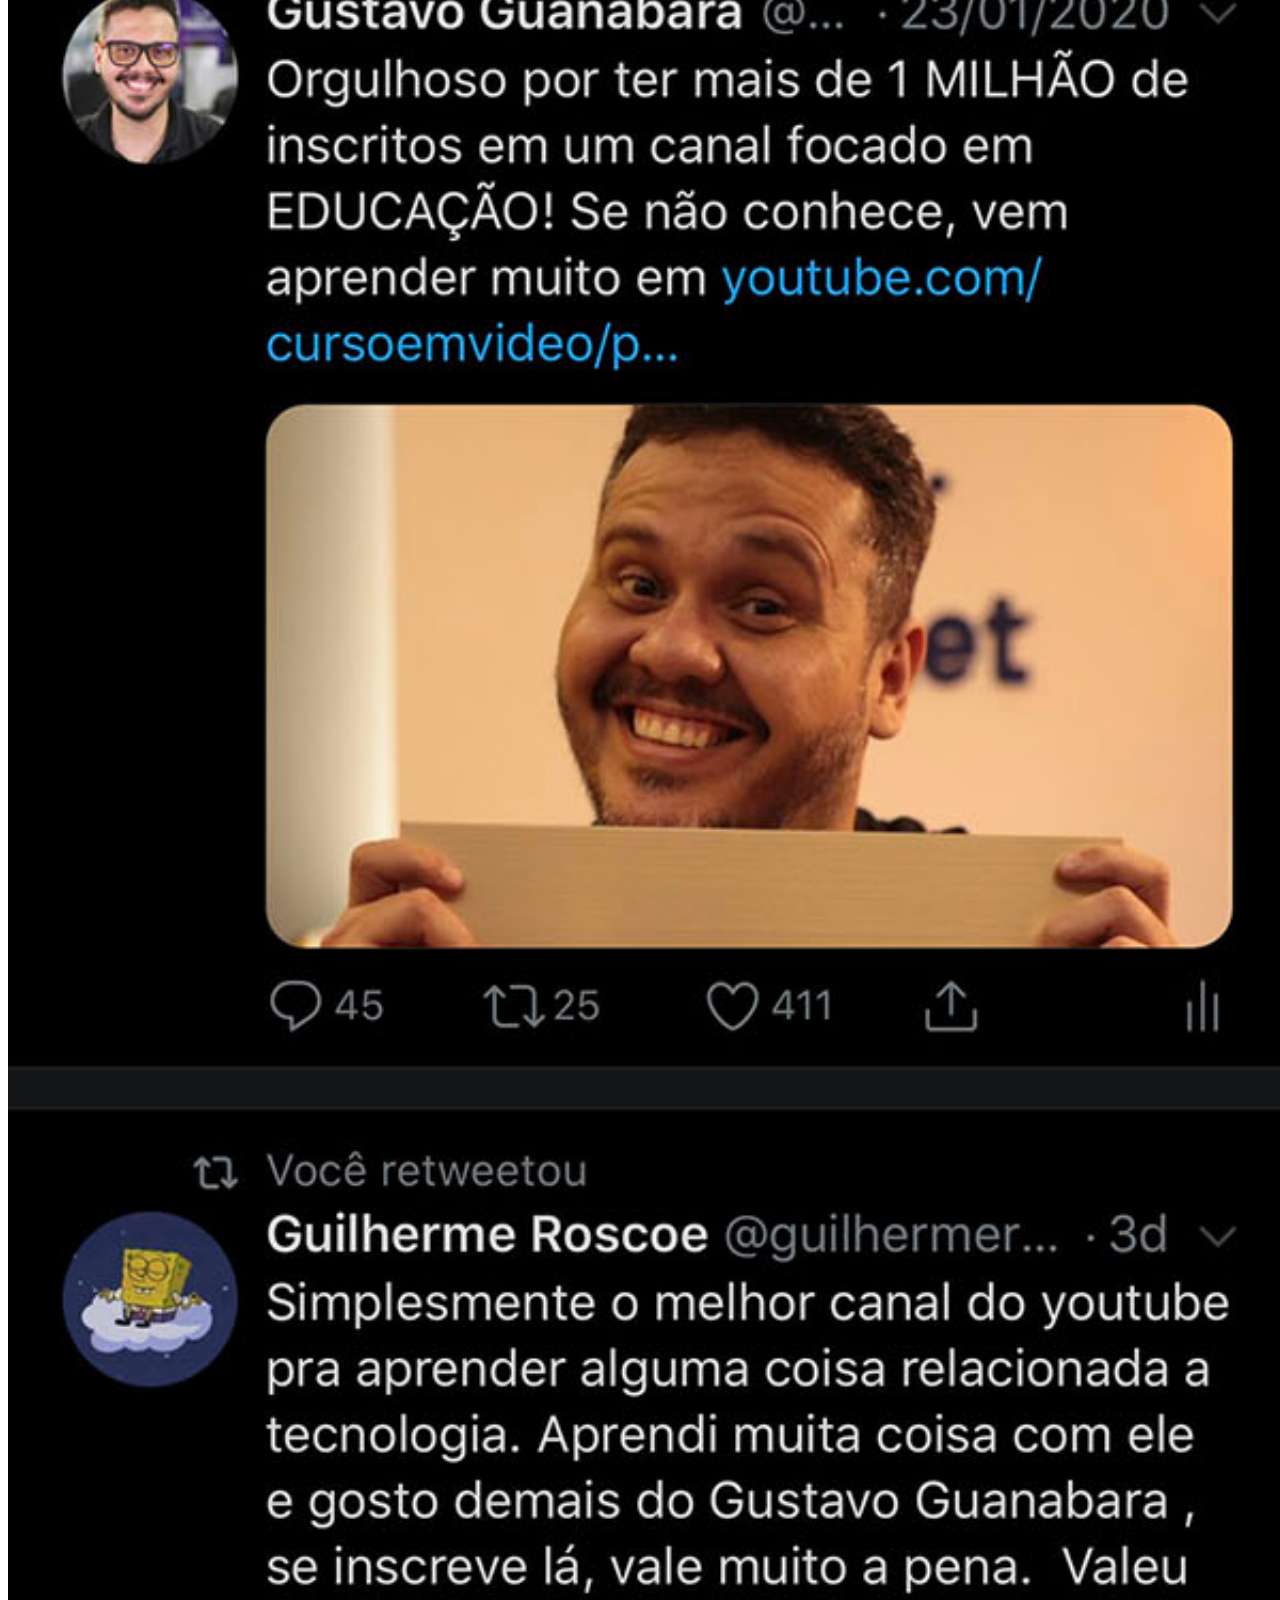
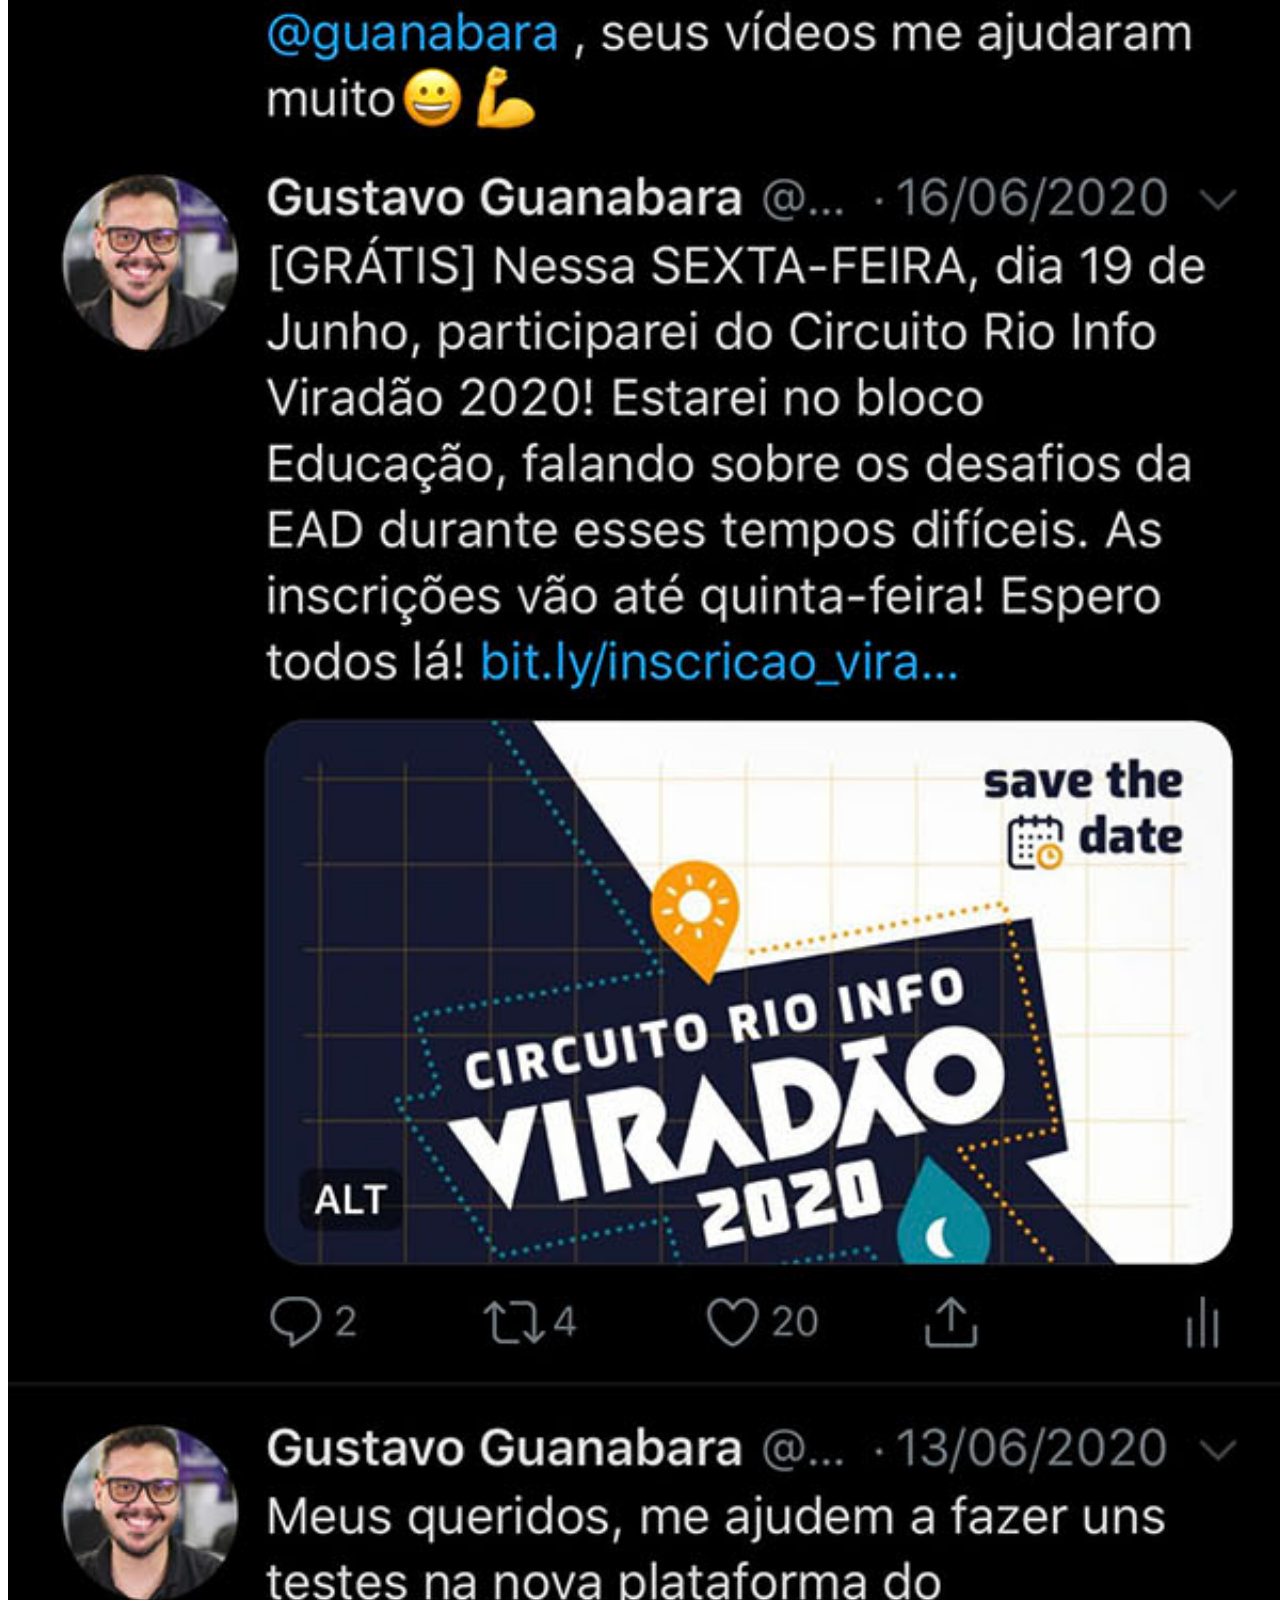
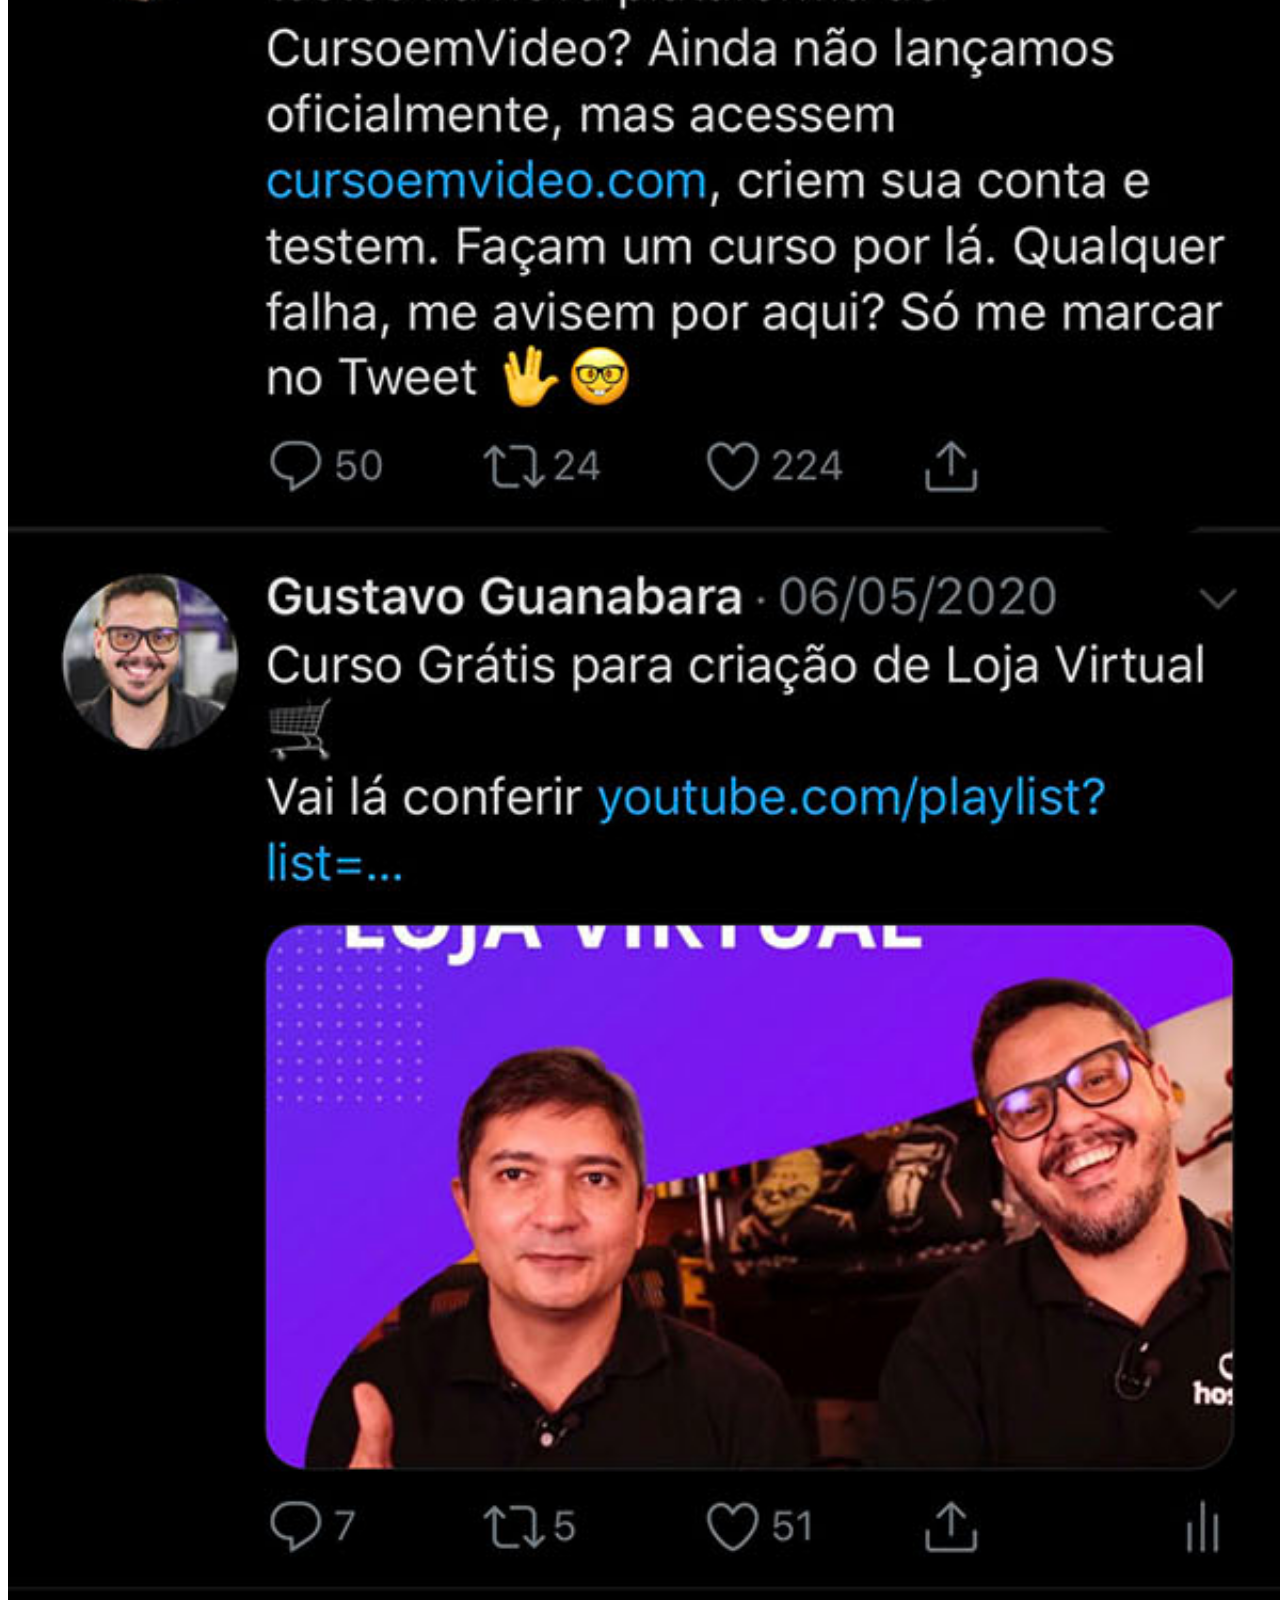
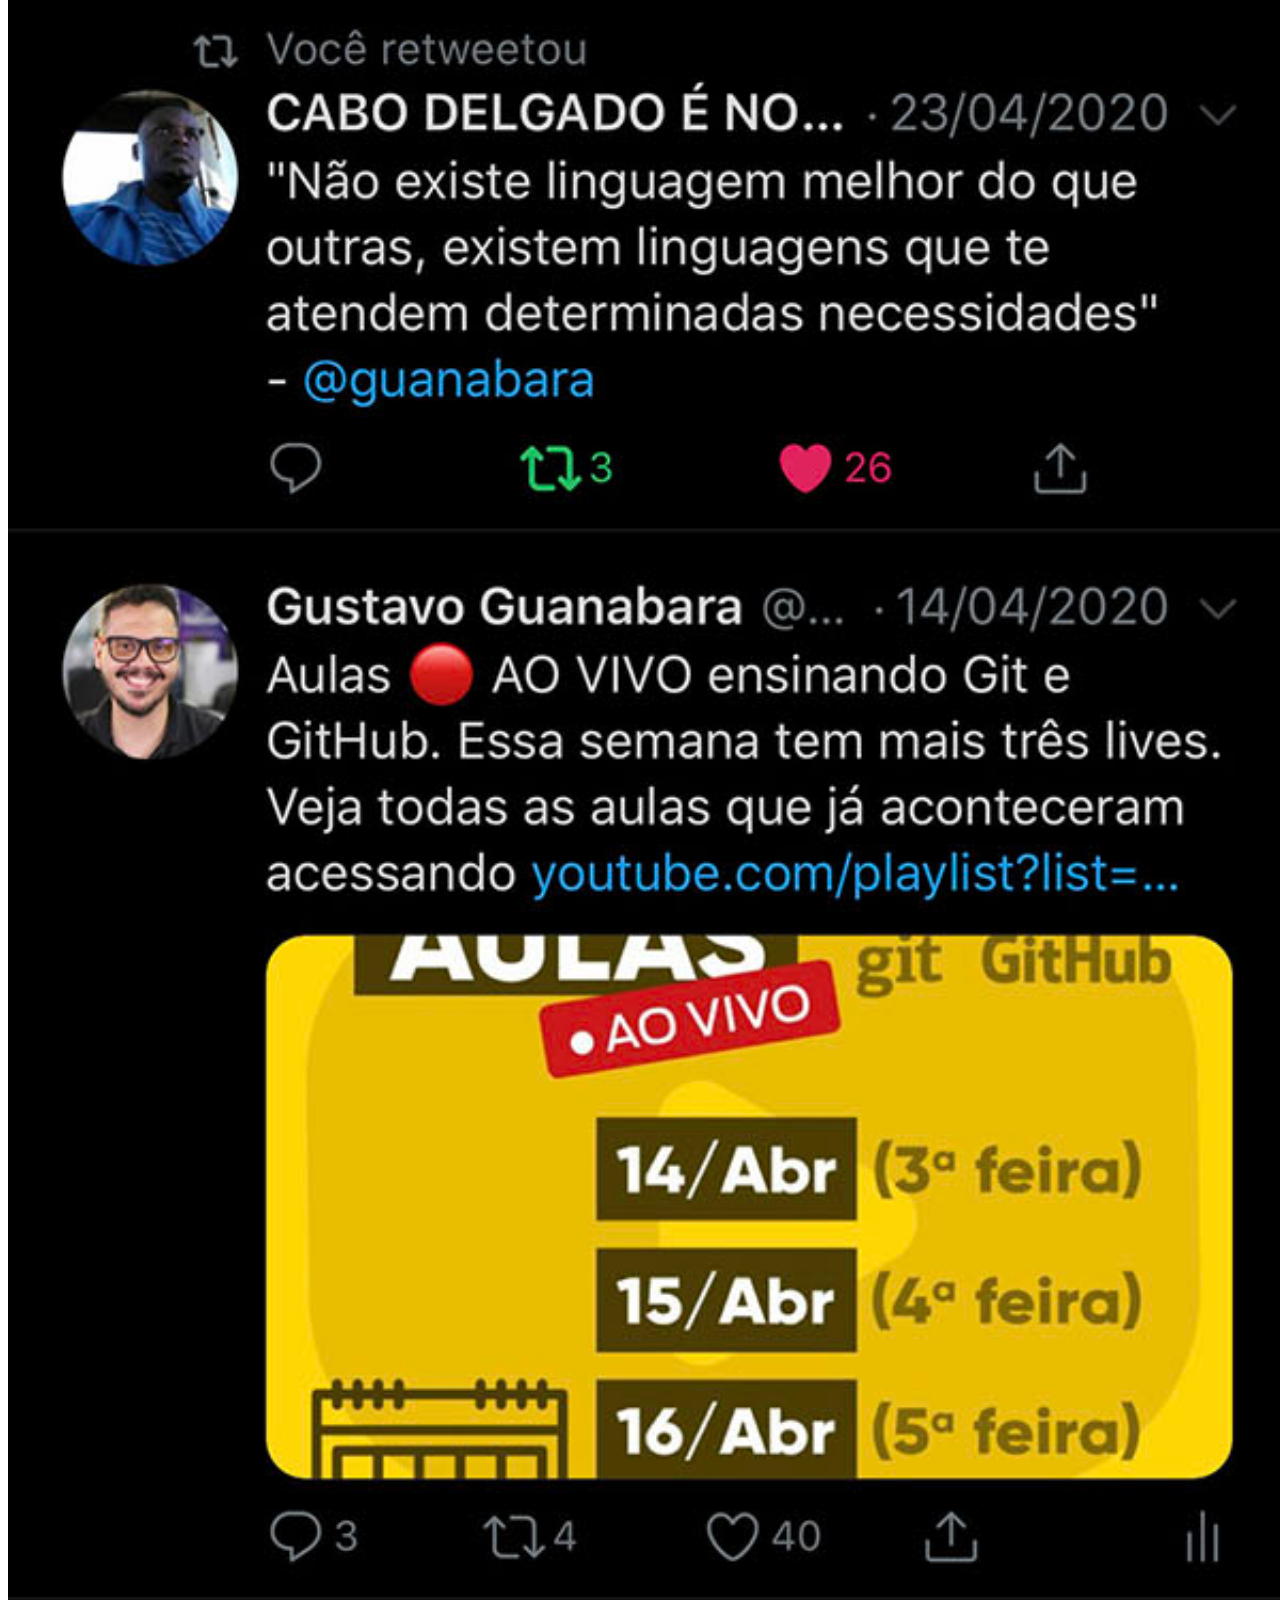
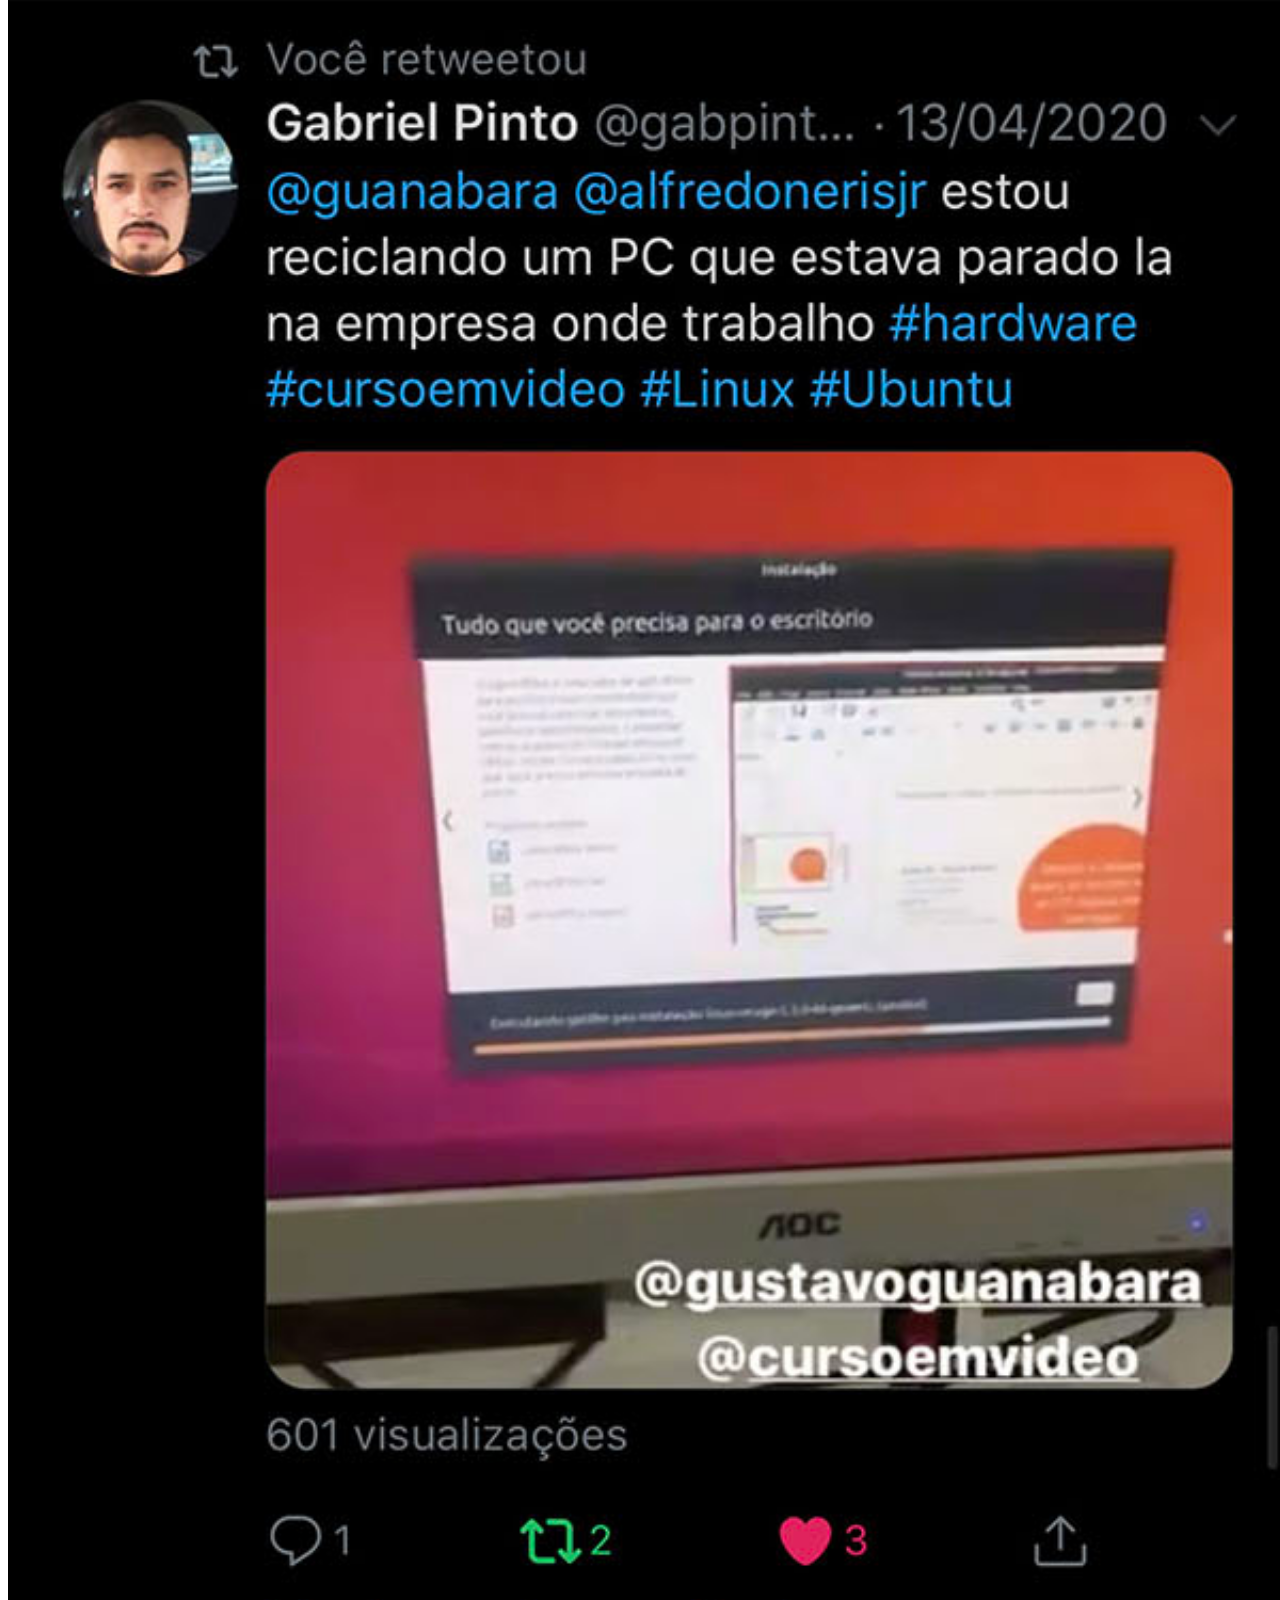
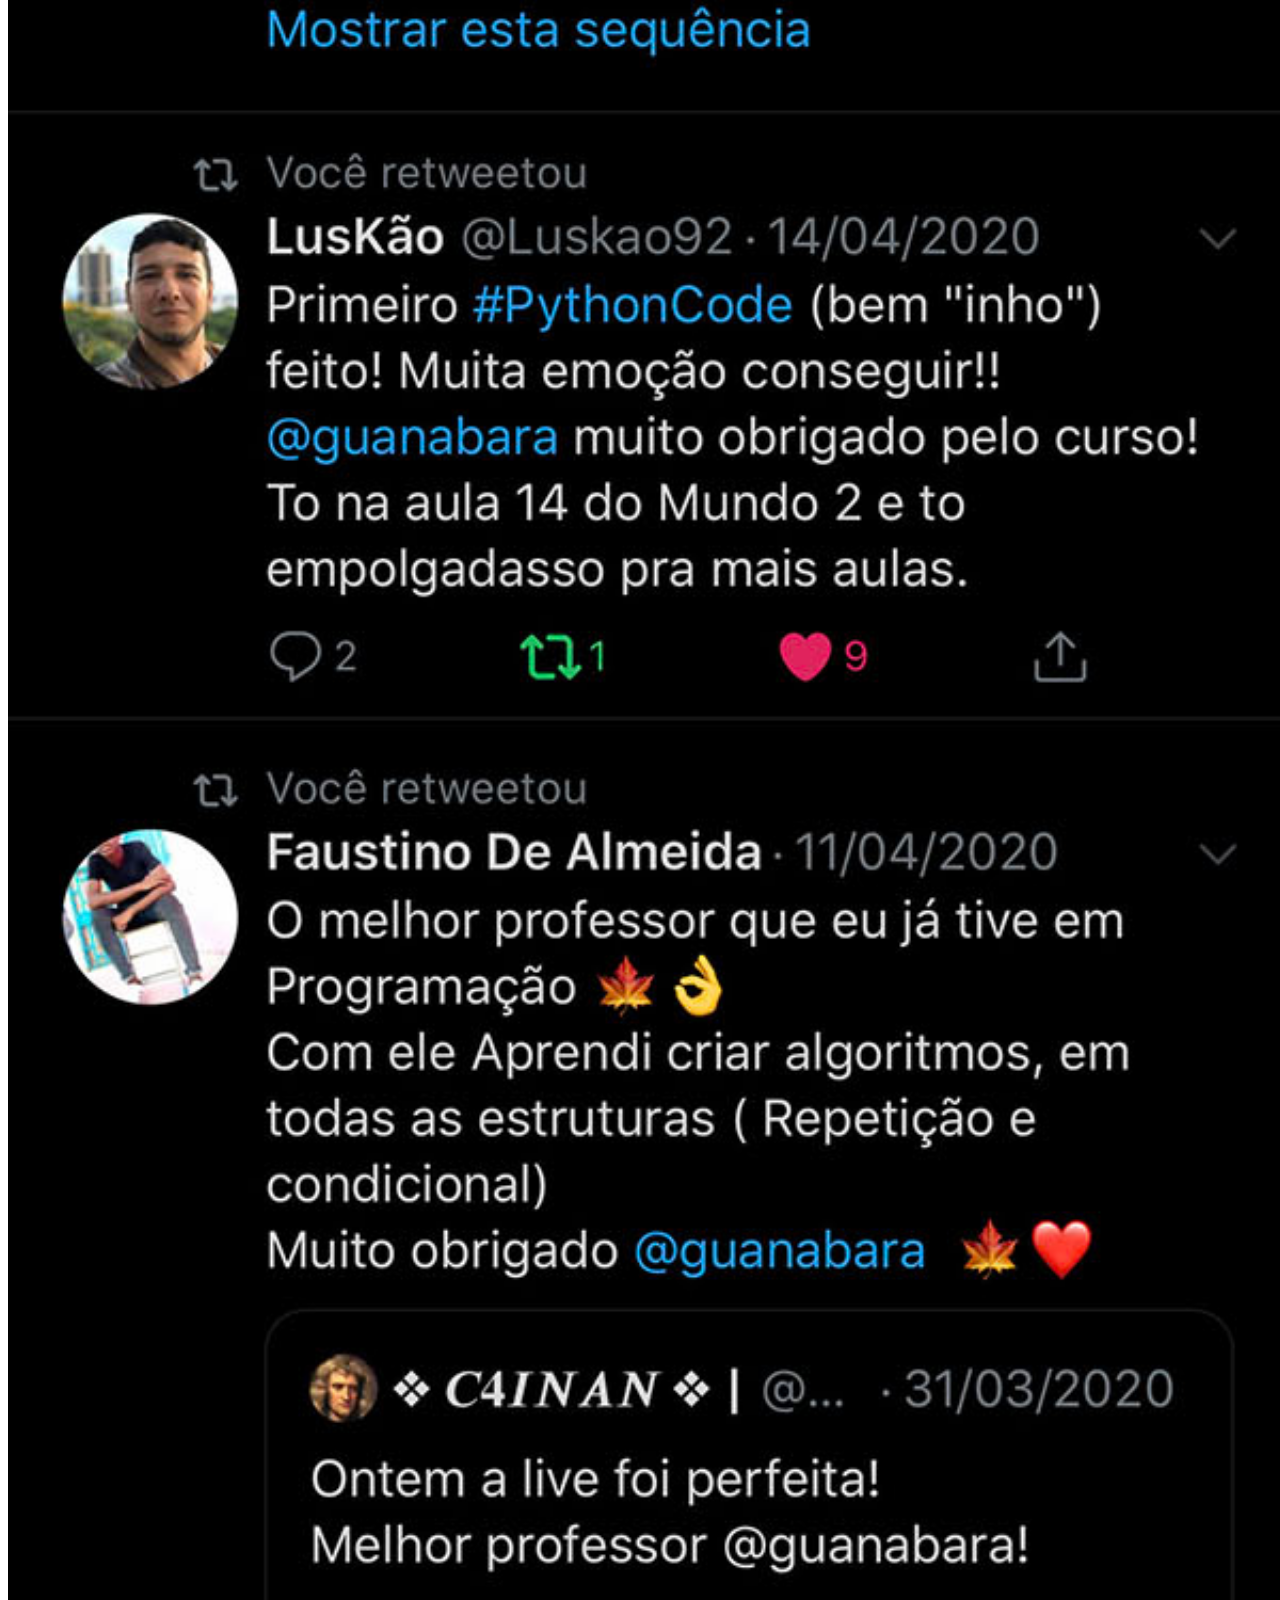
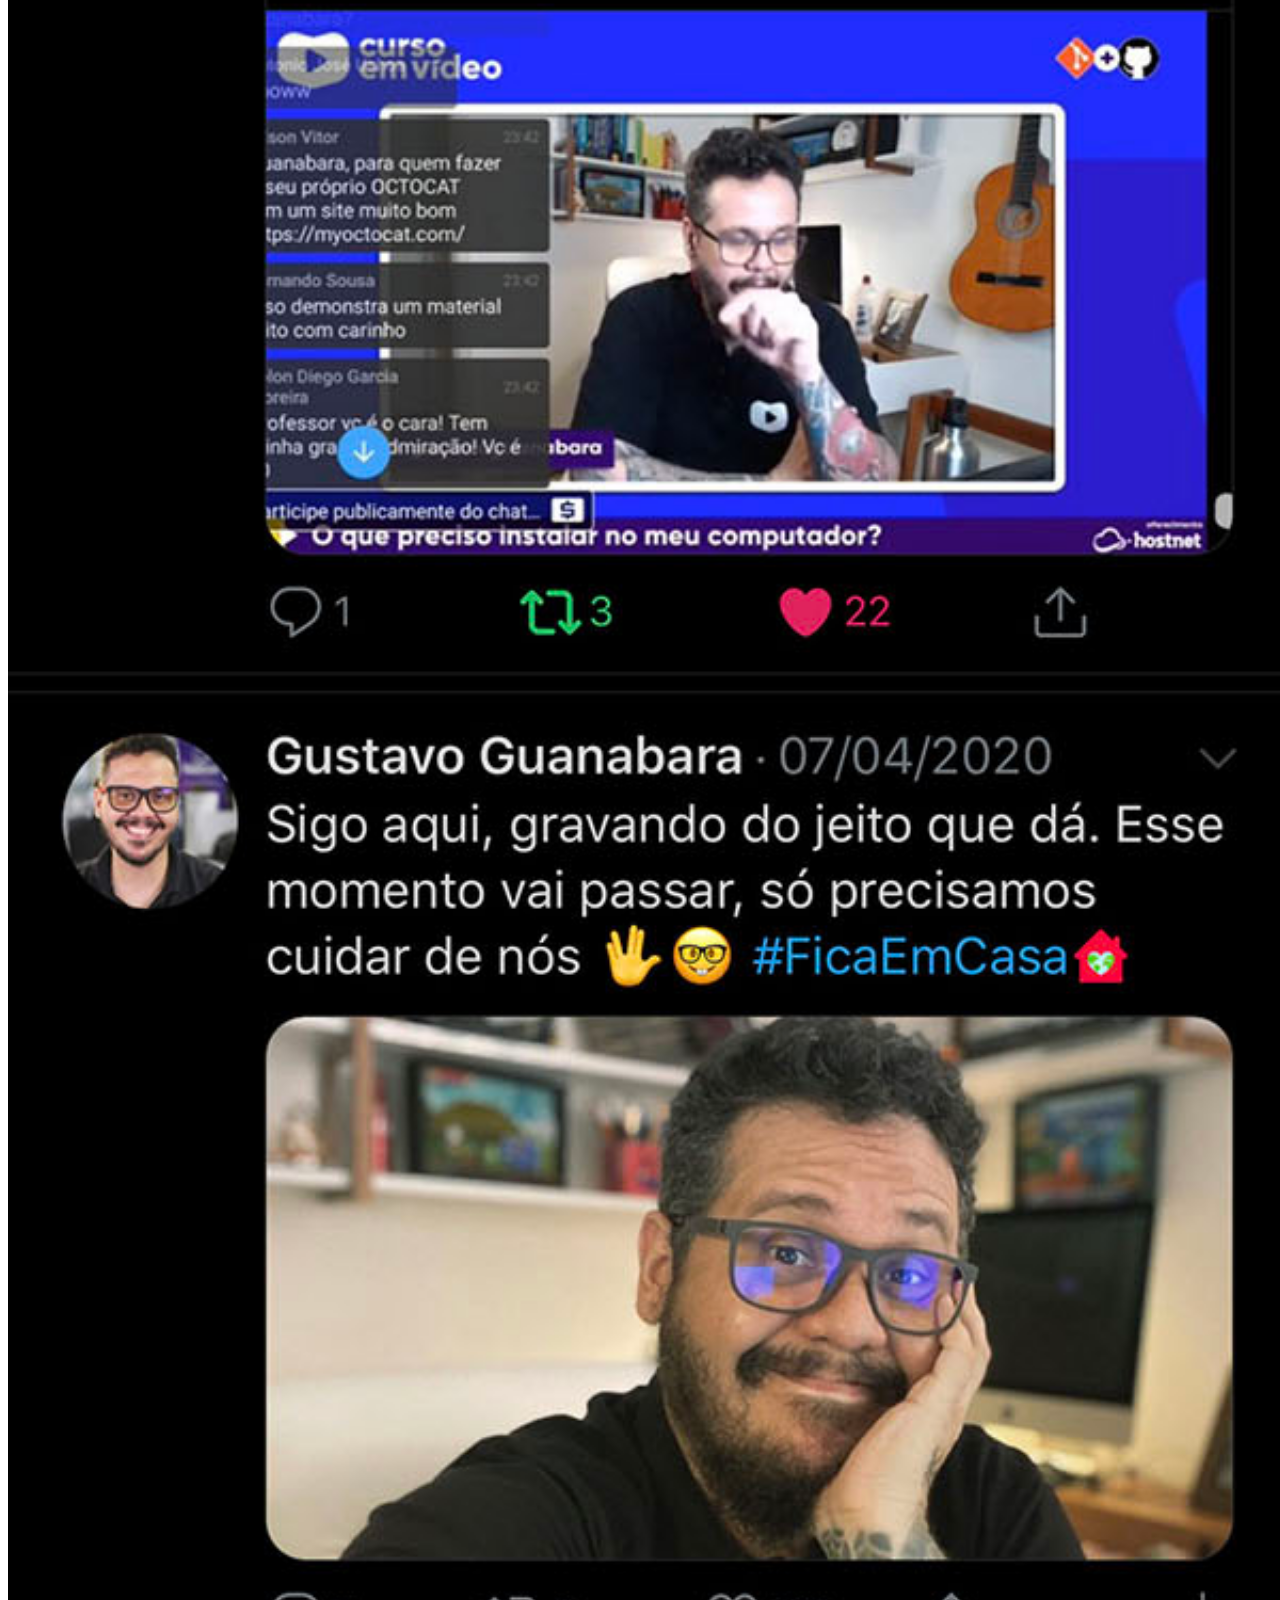
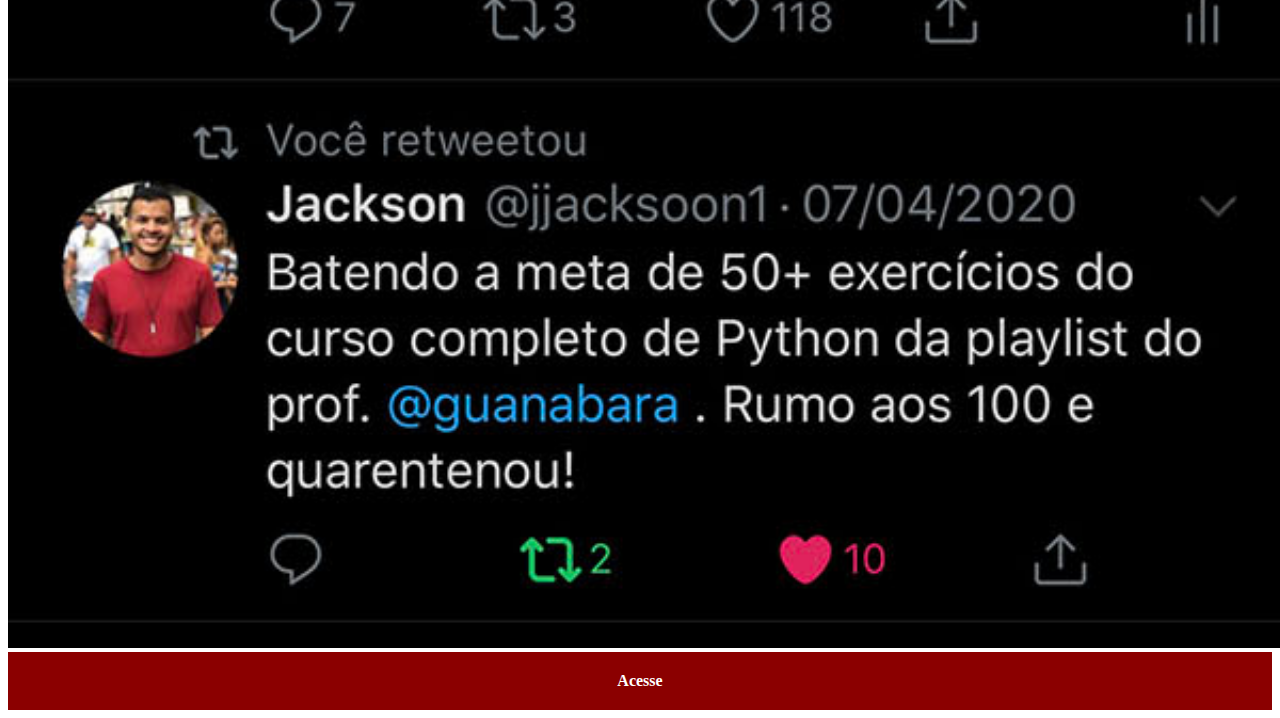
<file: twitter.html>
<!DOCTYPE html>
<html lang="pt-br">
<head>
    <meta charset="UTF-8">
    <meta name="viewport" content="width=device-width, initial-scale=1.0">
    <title>Twitter</title>
    <link rel="stylesheet" href="estilos/social.css">
</head>
<body>
    <img src="imagens/tela-twitter.jpg" alt="Twiter">
    <a href="https://x.com/?lang=pt-br" target="_blank">Acesse</a>
    
</body>
</html>
</file>
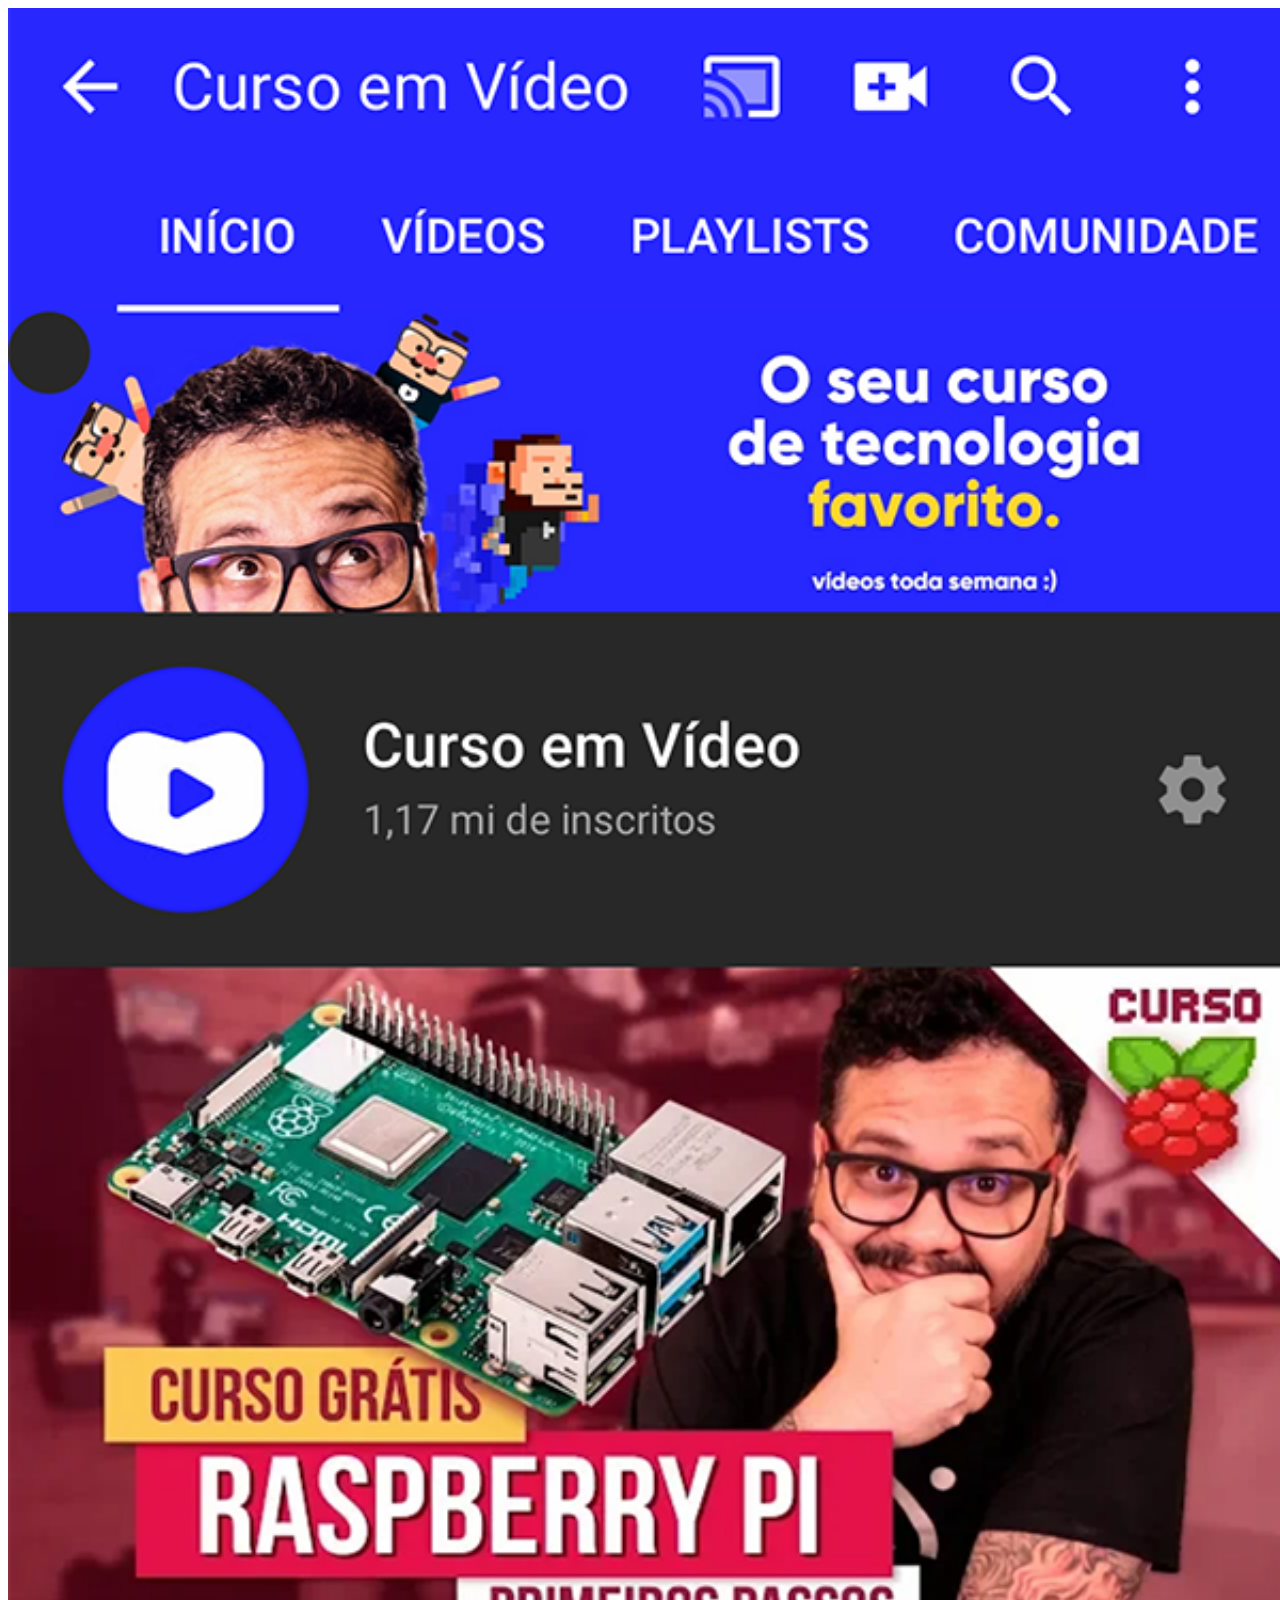
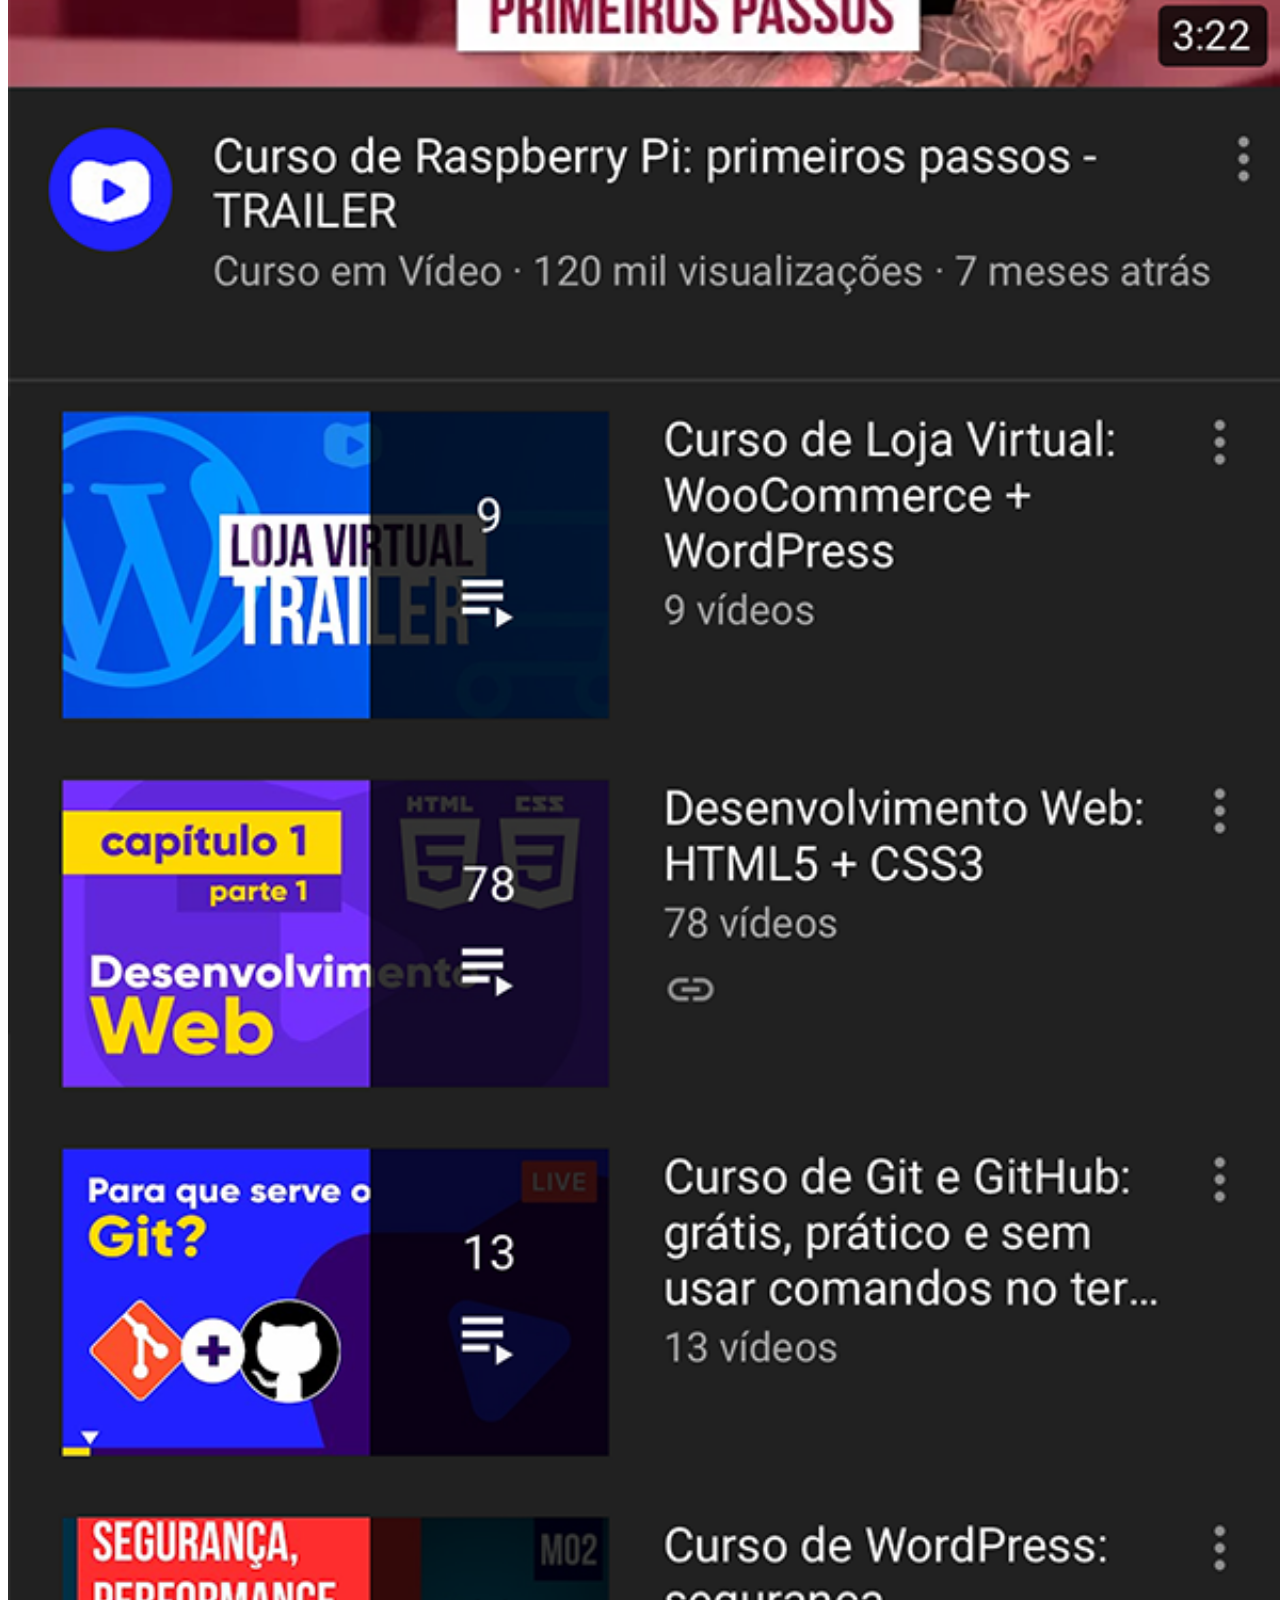
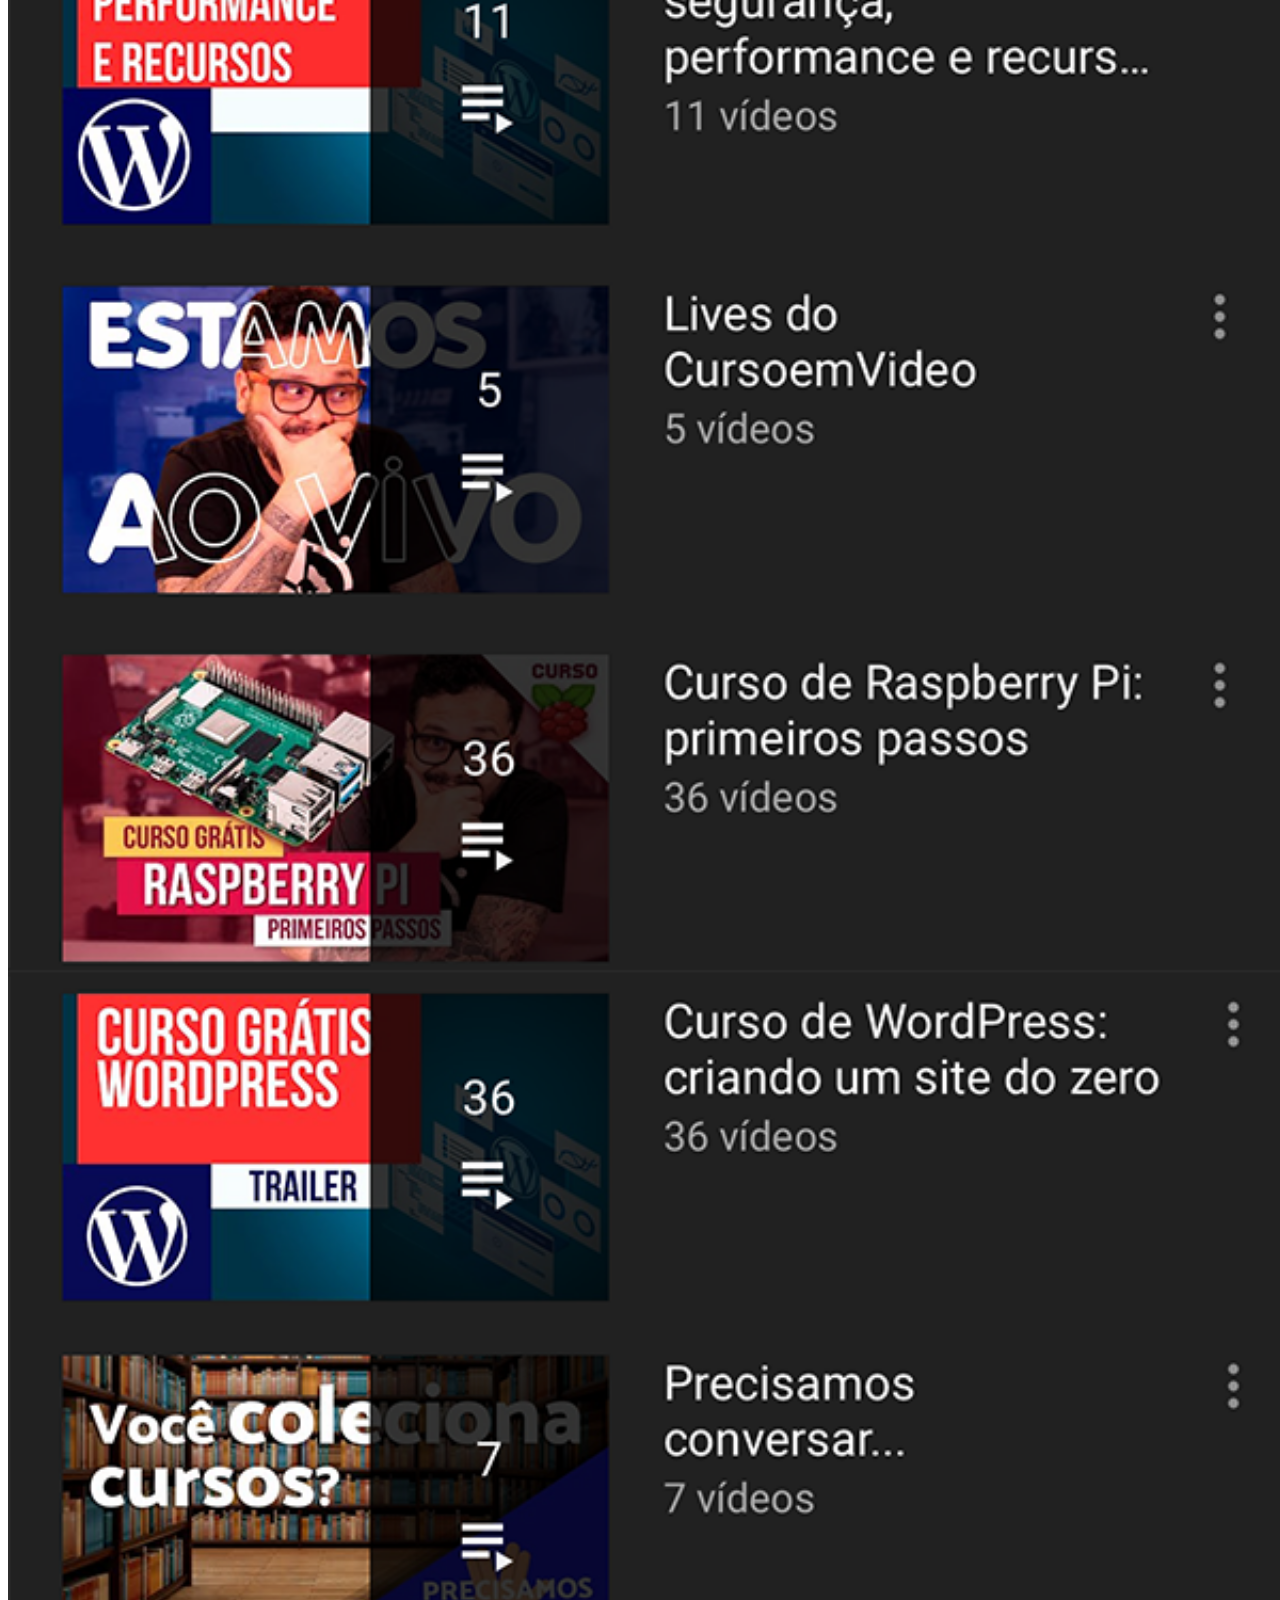
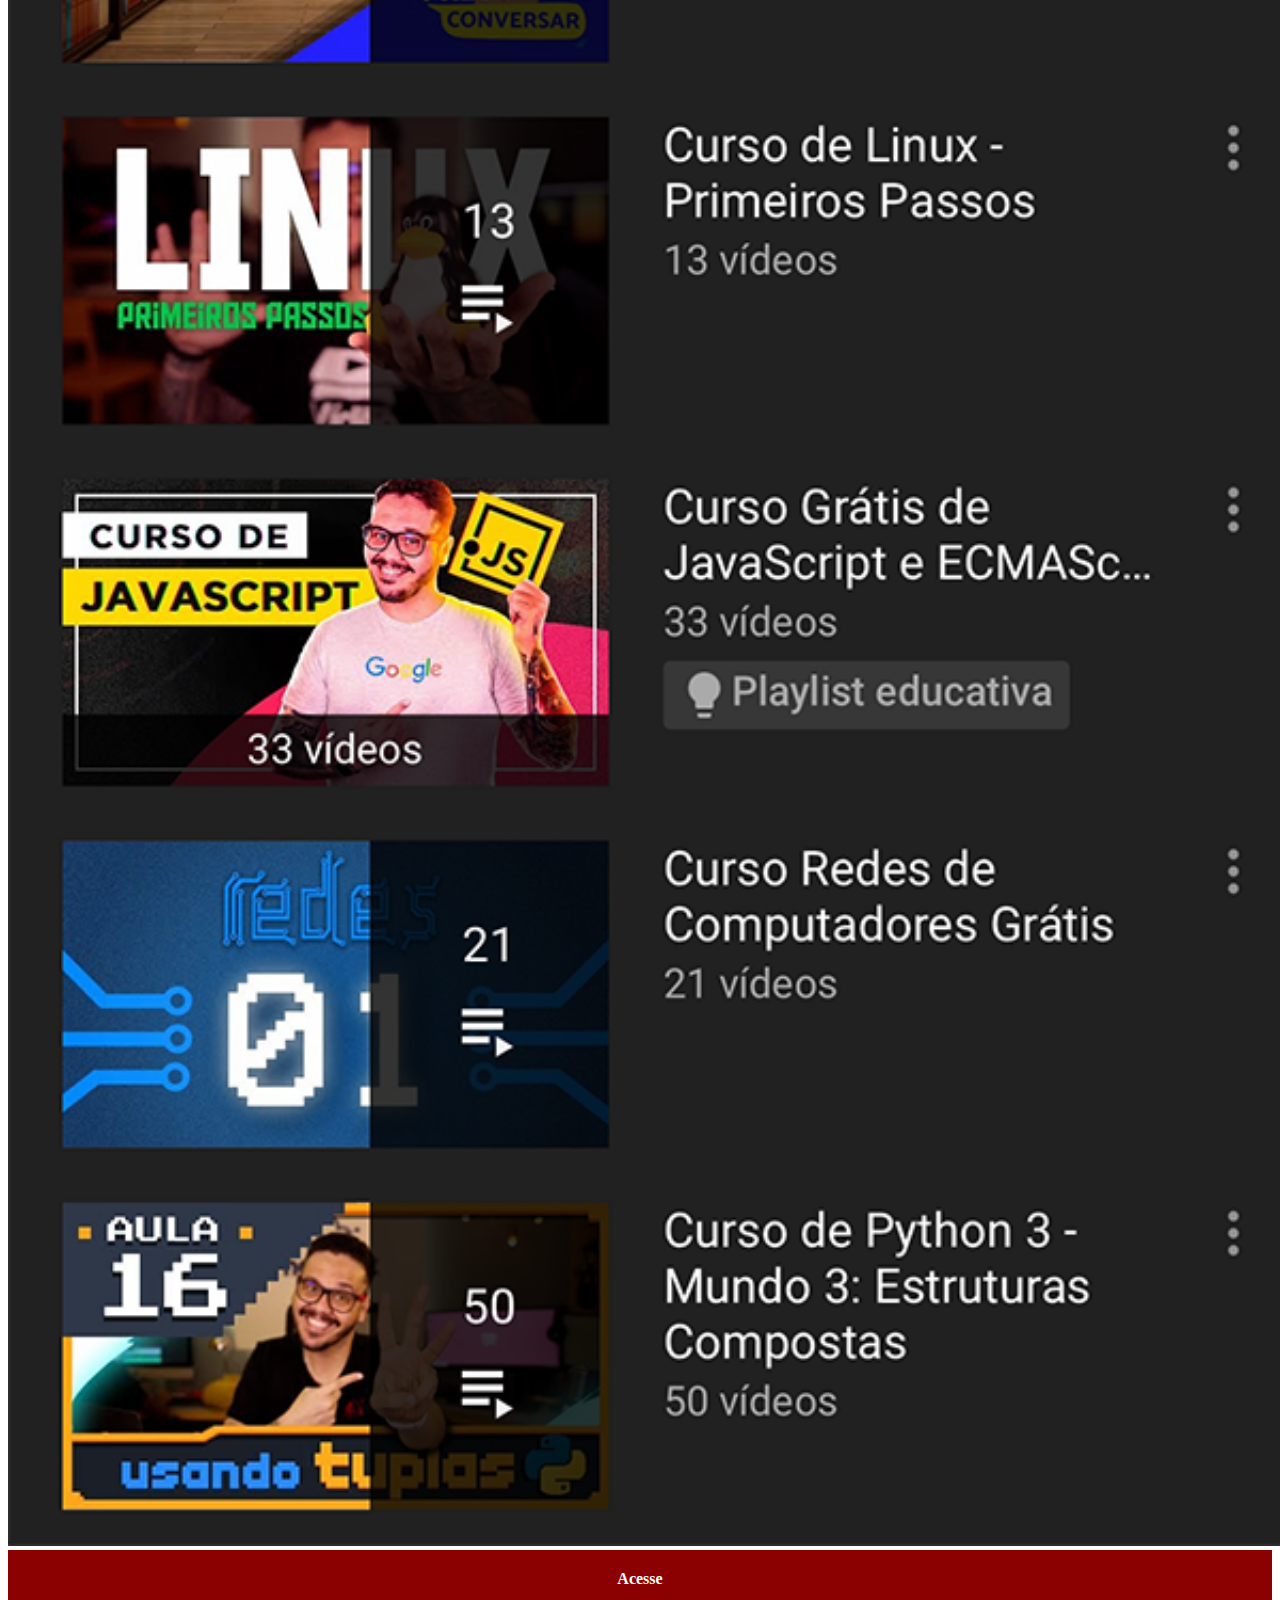
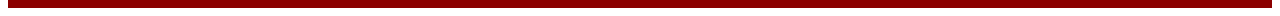
<file: youtube.html>
<!DOCTYPE html>
<html lang="en">
<head>
    <meta charset="UTF-8">
    <meta name="viewport" content="width=device-width, initial-scale=1.0">
    <title>Youtube</title>
    <link rel="stylesheet" href="estilos/social.css">
</head>
<body>
    <img src="imagens/tela-youtube.png" alt="Youtube">
    <a href="https://www.youtube.com/watch?v=ar5UB2MxraE&t=173s" target="_blank">Acesse</a>
</body>
</html>
</file>
<file: estilos/social.css>
@charset "UTF-8"

* {
    margin: 0px;
    padding: 0px;
    font-family: Arial, Helvetica, sans-serif;
}

::-webkit-scrollbar {
    width: 0px;
    height: 0px;
}

img {
    width: 100vw;
}

a {
    display: block;
    background-color: darkred;
    color: white;
    padding: 20px;
    text-align: center;
    font-weight: bolder;
    text-decoration: none;
}

a:hover {
    background-color: rgb(217, 17, 17);
}
</file>
